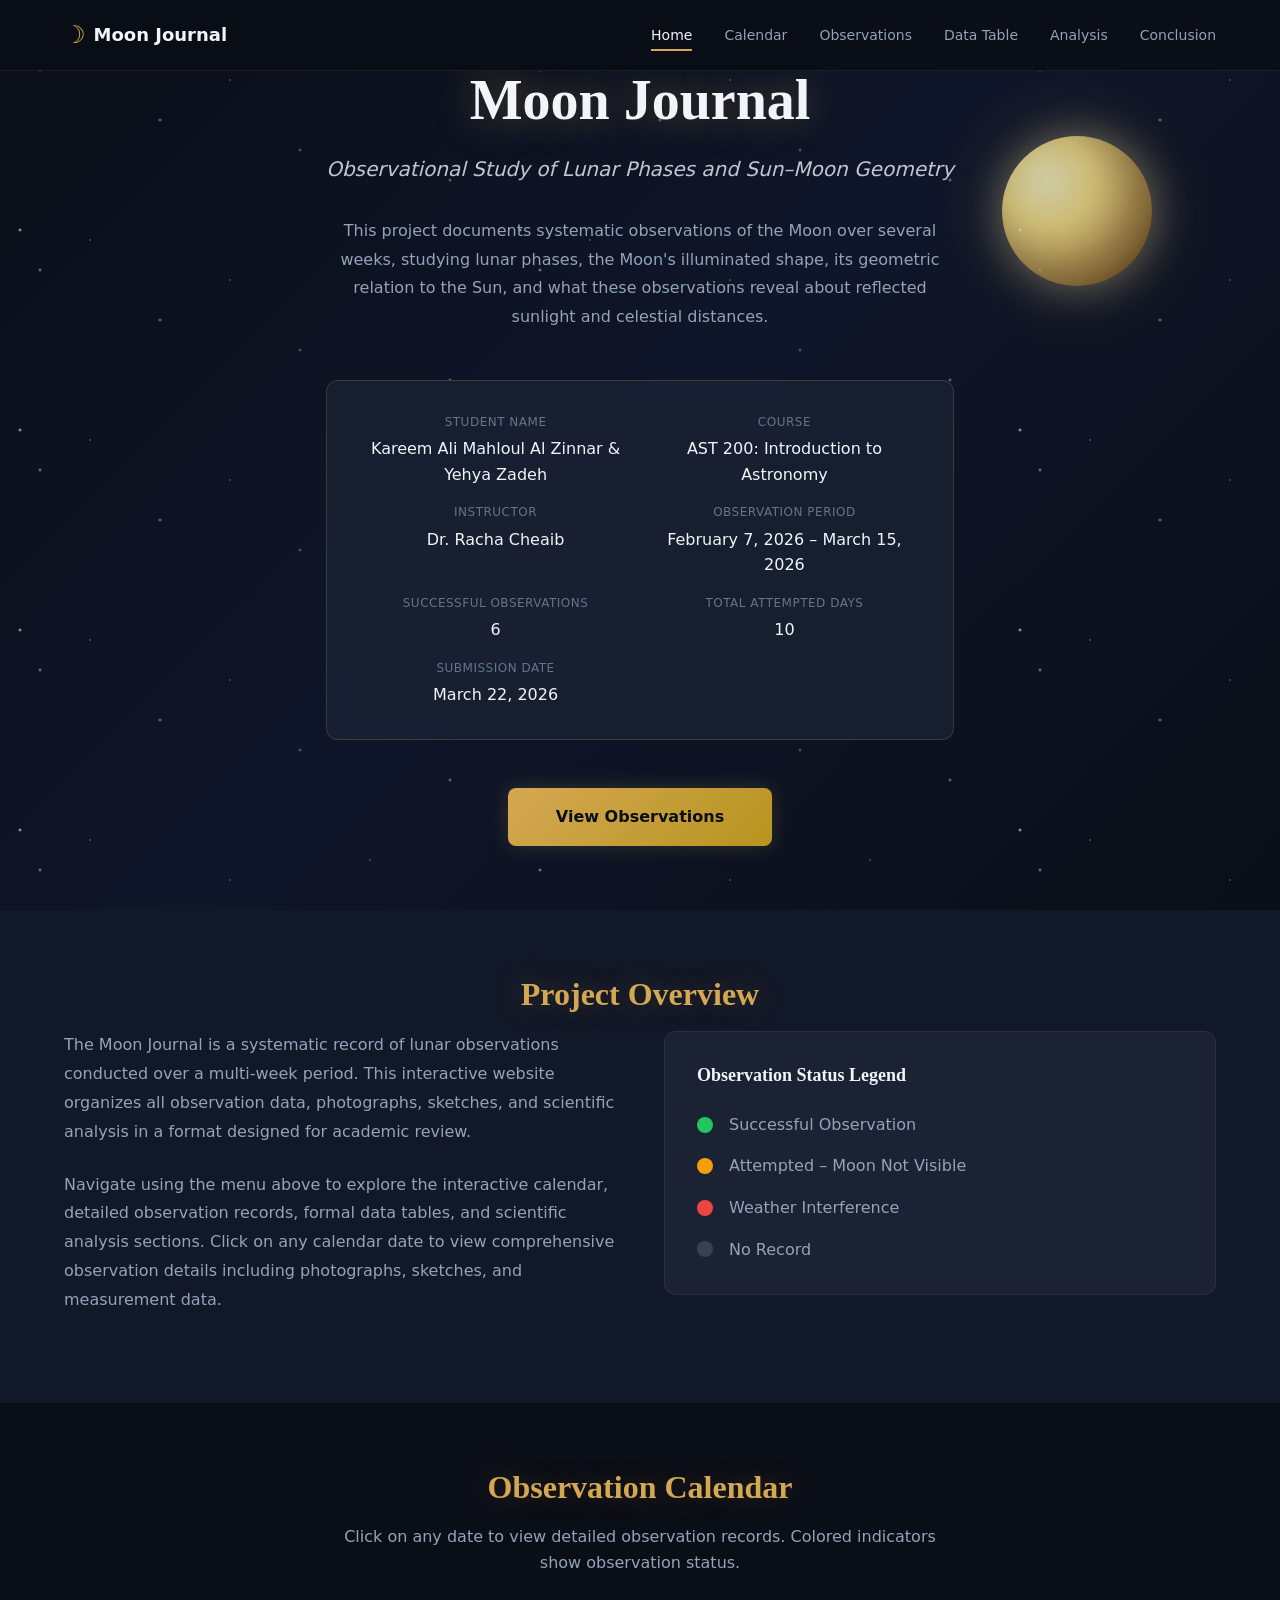
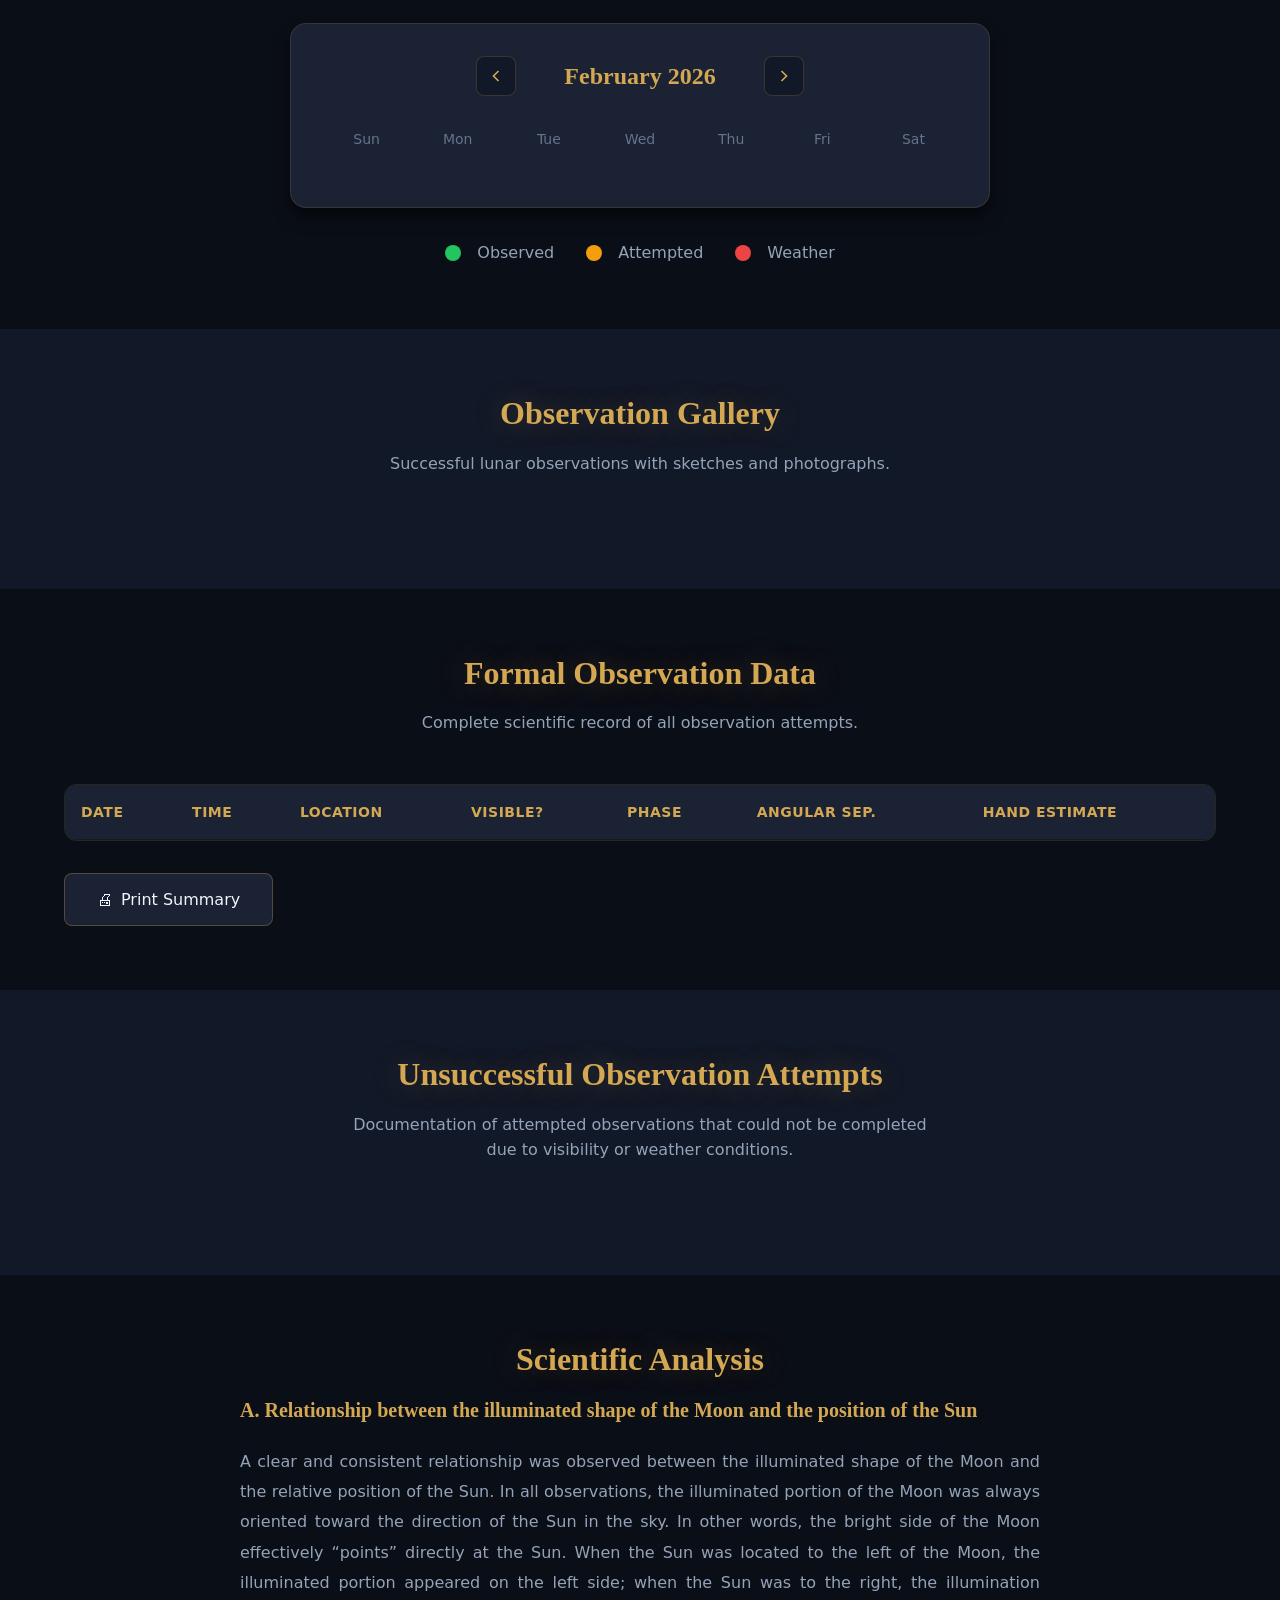
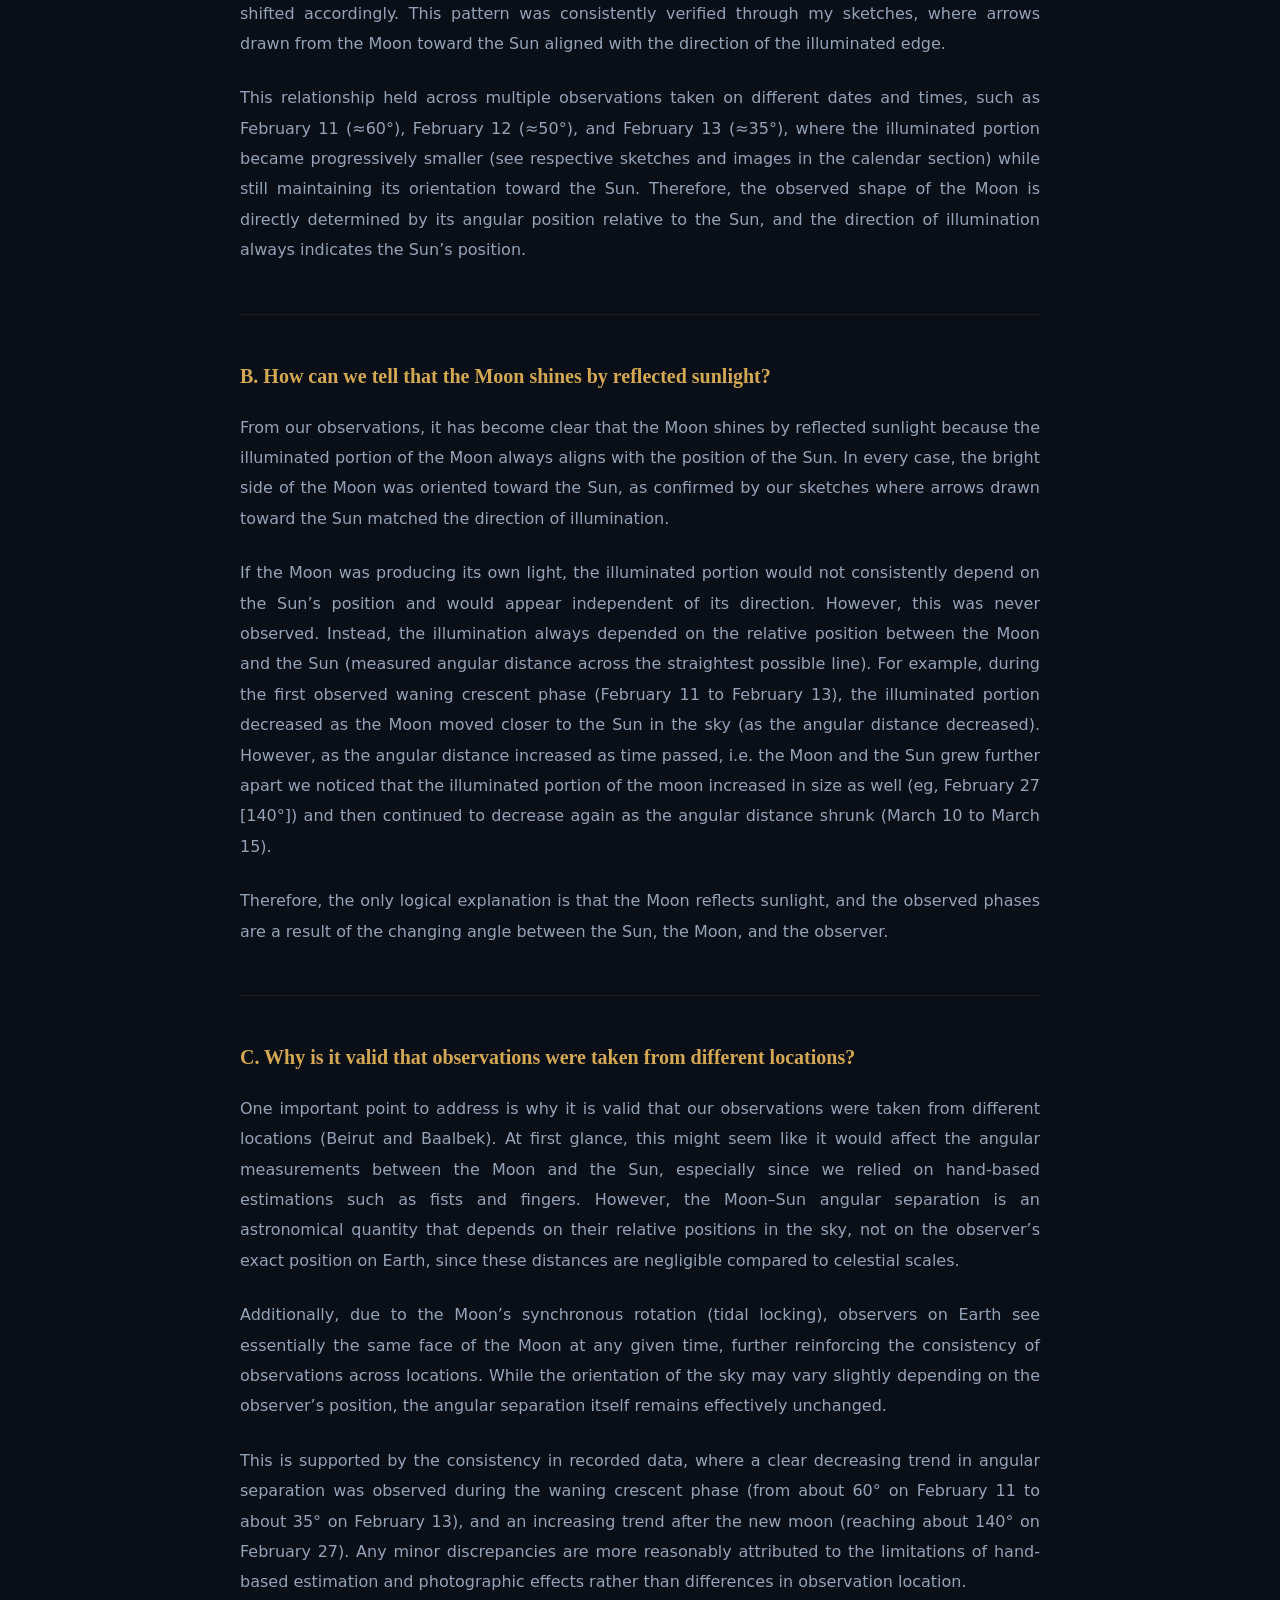
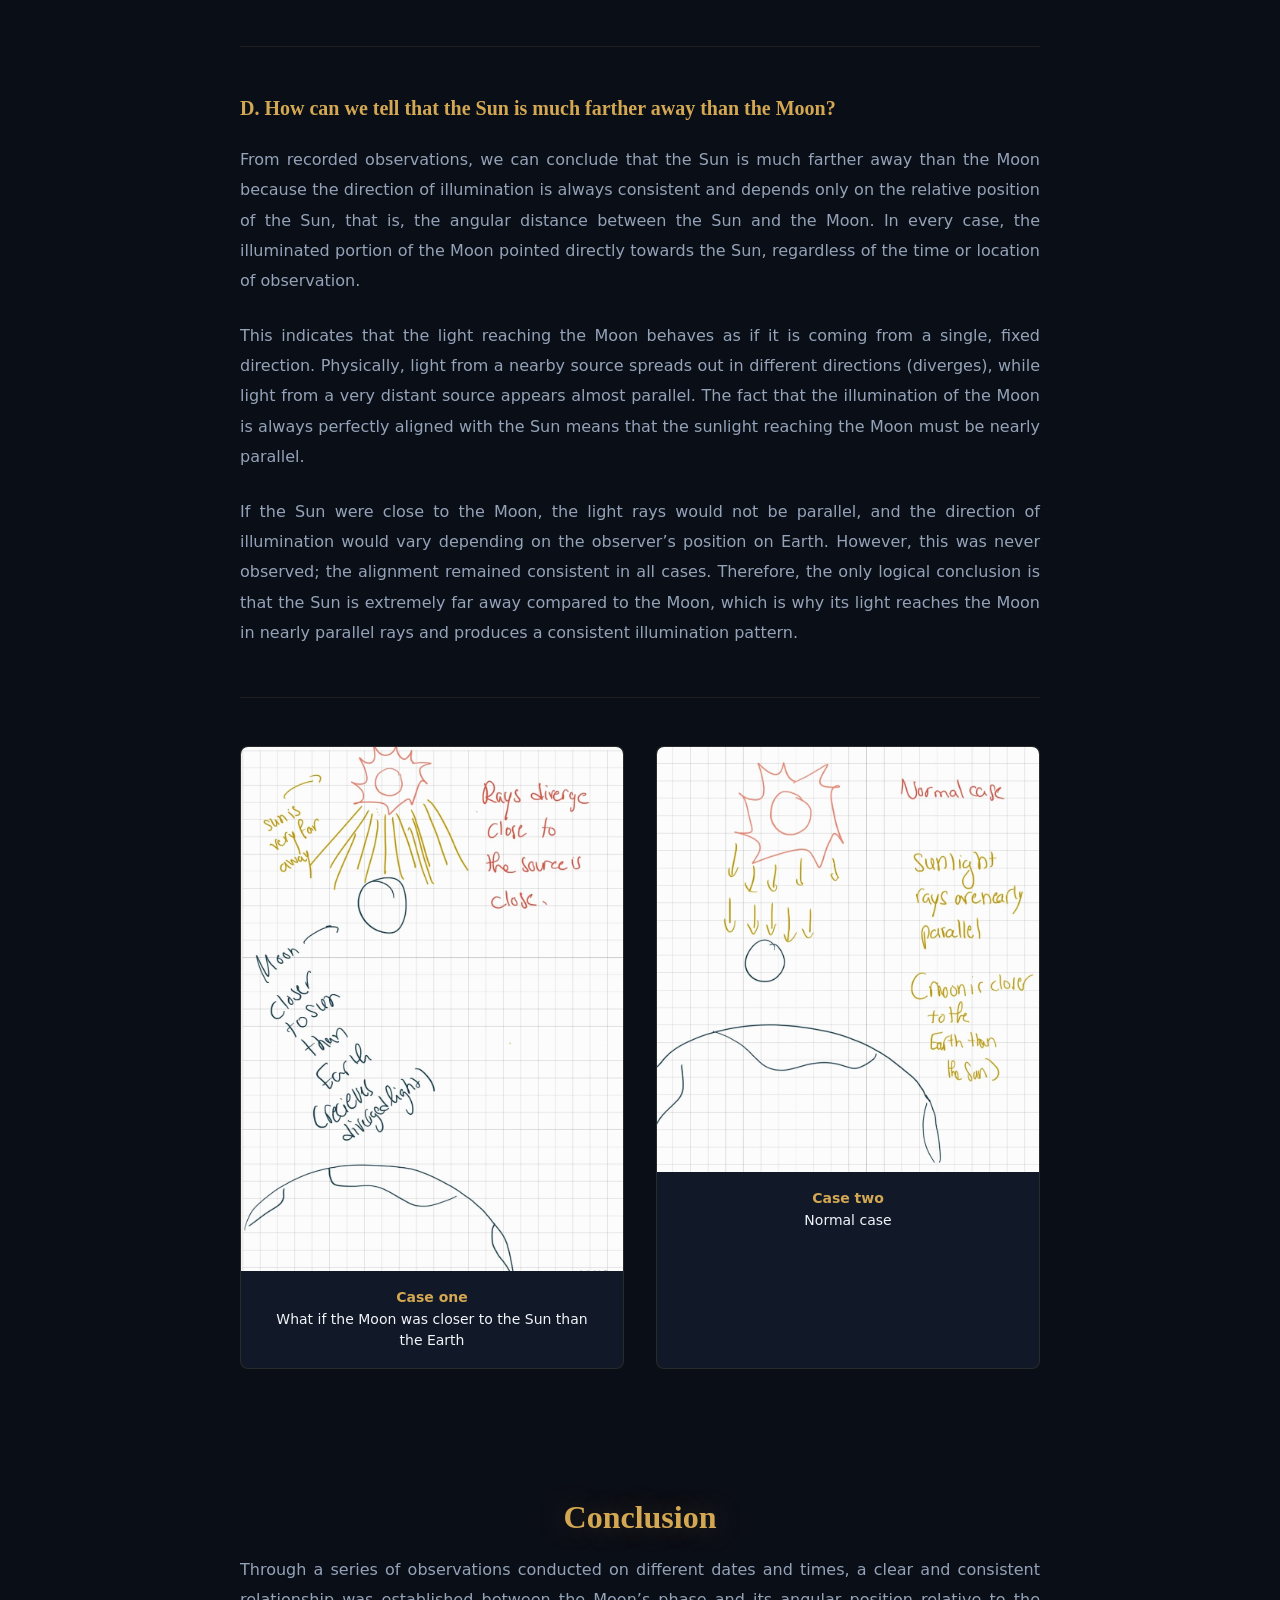
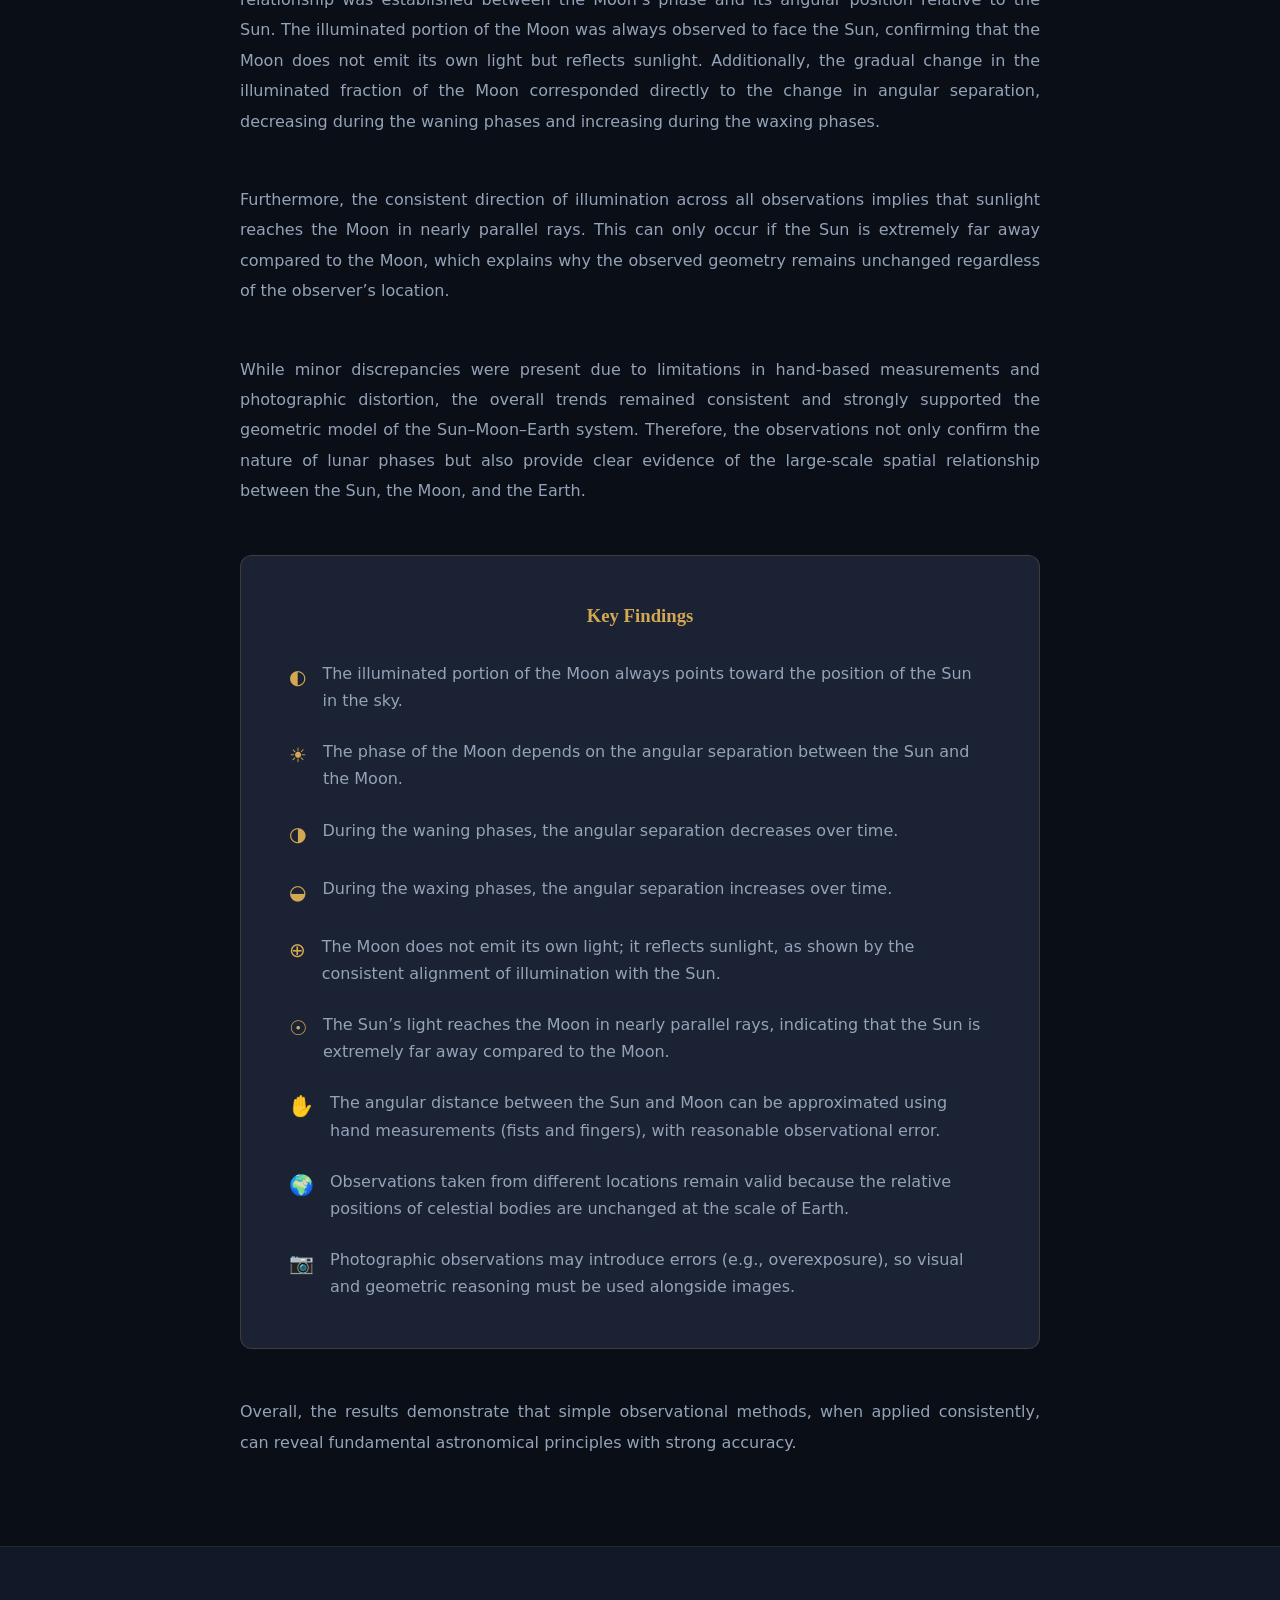
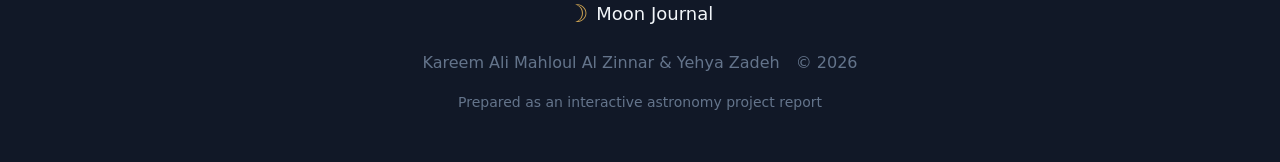
<file: index.html>
<!DOCTYPE html>
<html lang="en">

<head>
  <meta charset="UTF-8">
  <meta name="viewport" content="width=device-width, initial-scale=1.0">
  <title>Moon Journal | Lunar Observation Study</title>
  <link rel="stylesheet" href="styles.css">
</head>

<body>
  <!-- ========== NAVIGATION ========== -->
  <nav class="navbar" id="navbar">
    <div class="nav-container">
      <a href="#home" class="nav-logo">
        <span class="logo-icon">☽</span>
        <span class="logo-text">Moon Journal</span>
      </a>
      <button class="nav-toggle" id="navToggle" aria-label="Toggle navigation">
        <span></span>
        <span></span>
        <span></span>
      </button>
      <ul class="nav-links" id="navLinks">
        <li><a href="#home" class="nav-link active">Home</a></li>
        <li><a href="#calendar" class="nav-link">Calendar</a></li>
        <li><a href="#observations" class="nav-link">Observations</a></li>
        <li><a href="#data-table" class="nav-link">Data Table</a></li>
        <li><a href="#analysis" class="nav-link">Analysis</a></li>
        <li><a href="#conclusion" class="nav-link">Conclusion</a></li>
      </ul>
    </div>
  </nav>

  <!-- ========== HERO SECTION ========== -->
  <section id="home" class="hero">
    <div class="stars"></div>
    <div class="hero-content">
      <h1 class="hero-title">Moon Journal</h1>
      <p class="hero-subtitle">Observational Study of Lunar Phases and Sun–Moon Geometry</p>
      <p class="hero-intro">
        This project documents systematic observations of the Moon over several weeks,
        studying lunar phases, the Moon's illuminated shape, its geometric relation to the Sun,
        and what these observations reveal about reflected sunlight and celestial distances.
      </p>

      <div class="info-panel">
        <div class="info-item">
          <span class="info-label">Student Name</span>
          <span class="info-value">Kareem Ali Mahloul Al Zinnar & Yehya Zadeh</span>
        </div>
        <div class="info-item">
          <span class="info-label">Course</span>
          <span class="info-value">AST 200: Introduction to Astronomy</span>
        </div>
        <div class="info-item">
          <span class="info-label">Instructor</span>
          <span class="info-value">Dr. Racha Cheaib</span>
        </div>
        <div class="info-item">
          <span class="info-label">Observation Period</span>
          <span class="info-value">February 7, 2026 – March 15, 2026</span>
        </div>
        <div class="info-item">
          <span class="info-label">Successful Observations</span>
          <span class="info-value" id="successCount">6</span>
        </div>
        <div class="info-item">
          <span class="info-label">Total Attempted Days</span>
          <span class="info-value" id="attemptCount">10</span>
        </div>
        <div class="info-item">
          <span class="info-label">Submission Date</span>
          <span class="info-value">March 22, 2026</span>
        </div>
      </div>

      <a href="#calendar" class="hero-cta">View Observations</a>
    </div>
    <div class="hero-moon"></div>
  </section>

  <!-- ========== PROJECT OVERVIEW ========== -->
  <section id="overview" class="section overview">
    <div class="container">
      <h2 class="section-title">Project Overview</h2>
      <div class="overview-content">
        <div class="overview-text">
          <p>
            The Moon Journal is a systematic record of lunar observations conducted over a multi-week period.
            This interactive website organizes all observation data, photographs, sketches, and scientific analysis
            in a format designed for academic review.
          </p>
          <p>
            Navigate using the menu above to explore the interactive calendar, detailed observation records,
            formal data tables, and scientific analysis sections. Click on any calendar date to view
            comprehensive observation details including photographs, sketches, and measurement data.
          </p>
        </div>

        <div class="legend">
          <h3 class="legend-title">Observation Status Legend</h3>
          <div class="legend-items">
            <div class="legend-item">
              <span class="status-badge status-observed"></span>
              <span>Successful Observation</span>
            </div>
            <div class="legend-item">
              <span class="status-badge status-attempted"></span>
              <span>Attempted – Moon Not Visible</span>
            </div>
            <div class="legend-item">
              <span class="status-badge status-weather"></span>
              <span>Weather Interference</span>
            </div>
            <div class="legend-item">
              <span class="status-badge status-none"></span>
              <span>No Record</span>
            </div>
          </div>
        </div>
      </div>
    </div>
  </section>

  <!-- ========== CALENDAR SECTION ========== -->
  <section id="calendar" class="section calendar-section">
    <div class="container">
      <h2 class="section-title">Observation Calendar</h2>
      <p class="section-description">
        Click on any date to view detailed observation records. Colored indicators show observation status.
      </p>

      <div class="calendar-container">
        <div class="calendar-header">
          <button class="calendar-nav-btn" id="calendarPrev" aria-label="Previous month">
            <svg viewBox="0 0 24 24" fill="none" stroke="currentColor" stroke-width="2">
              <polyline points="15 18 9 12 15 6"></polyline>
            </svg>
          </button>
          <h3 class="calendar-month" id="calendarMonth">February 2026</h3>
          <button class="calendar-nav-btn" id="calendarNext" aria-label="Next month">
            <svg viewBox="0 0 24 24" fill="none" stroke="currentColor" stroke-width="2">
              <polyline points="9 18 15 12 9 6"></polyline>
            </svg>
          </button>
        </div>
        <div class="calendar-weekdays">
          <span>Sun</span>
          <span>Mon</span>
          <span>Tue</span>
          <span>Wed</span>
          <span>Thu</span>
          <span>Fri</span>
          <span>Sat</span>
        </div>
        <div class="calendar-grid" id="calendarGrid">
          <!-- Calendar days will be rendered by JavaScript -->
        </div>
      </div>

      <div class="calendar-legend">
        <div class="legend-item">
          <span class="status-badge status-observed"></span>
          <span>Observed</span>
        </div>
        <div class="legend-item">
          <span class="status-badge status-attempted"></span>
          <span>Attempted</span>
        </div>
        <div class="legend-item">
          <span class="status-badge status-weather"></span>
          <span>Weather</span>
        </div>
      </div>
    </div>
  </section>

  <!-- ========== OBSERVATION GALLERY ========== -->
  <section id="observations" class="section observations-section">
    <div class="container">
      <h2 class="section-title">Observation Gallery</h2>
      <p class="section-description">
        Successful lunar observations with sketches and photographs.
      </p>

      <div class="gallery-grid" id="galleryGrid">
        <!-- Gallery cards will be rendered by JavaScript -->
      </div>
    </div>
  </section>

  <!-- ========== DATA TABLE SECTION ========== -->
  <section id="data-table" class="section data-section">
    <div class="container">
      <h2 class="section-title">Formal Observation Data</h2>
      <p class="section-description">
        Complete scientific record of all observation attempts.
      </p>

      <div class="table-wrapper">
        <table class="data-table" id="dataTable">
          <thead>
            <tr>
              <th>Date</th>
              <th>Time</th>
              <th>Location</th>
              <th>Visible?</th>
              <th>Phase</th>
              <th>Angular Sep.</th>
              <th>Hand estimate</th>
            </tr>
          </thead>
          <tbody id="dataTableBody">
            <!-- Table rows will be rendered by JavaScript -->
          </tbody>
        </table>
      </div>

      <button class="print-btn" onclick="window.print()">
        <span class="print-icon">🖨</span>
        Print Summary
      </button>
    </div>
  </section>

  <!-- ========== MISSED OBSERVATIONS ========== -->
  <section id="missed" class="section missed-section">
    <div class="container">
      <h2 class="section-title">Unsuccessful Observation Attempts</h2>
      <p class="section-description">
        Documentation of attempted observations that could not be completed due to visibility or weather conditions.
      </p>

      <div class="missed-grid" id="missedGrid">
        <!-- Missed observation cards will be rendered by JavaScript -->
      </div>
    </div>
  </section>

  <!-- ========== ANALYSIS SECTION ========== -->
  <section id="analysis" class="section analysis-section">
    <div class="container">
      <h2 class="section-title">Scientific Analysis</h2>

      <article class="analysis-article">
        <section class="analysis-subsection">
          <h3>A. Relationship between the illuminated shape of the Moon and the position of the Sun</h3>
          <p>
            A clear and consistent relationship was observed between the illuminated shape of the Moon and the relative
            position of the Sun. In all observations, the illuminated portion of the Moon was always oriented toward the
            direction of the Sun in the sky. In other words, the bright side of the Moon effectively “points” directly
            at the Sun. When the Sun was located to the left of the Moon, the illuminated portion appeared on the left
            side; when the Sun was to the right, the illumination shifted accordingly. This pattern was consistently
            verified through my sketches, where arrows drawn from the Moon toward the Sun aligned with the direction of
            the illuminated edge.
          </p>
          <p>
            This relationship held across multiple observations taken on different dates and times, such as February 11
            (≈60°), February 12 (≈50°), and February 13 (≈35°), where the illuminated portion became progressively
            smaller (see respective sketches and images in the calendar section) while still maintaining its orientation
            toward the Sun. Therefore, the observed shape of the Moon is directly determined by its angular position
            relative to the Sun, and the direction of illumination always indicates the Sun’s position.
          </p>
        </section>

        <section class="analysis-subsection">
          <h3>B. How can we tell that the Moon shines by reflected sunlight?</h3>
          <p>
            From our observations, it has become clear that the Moon shines by reflected sunlight because the
            illuminated portion of the Moon always aligns with the position of the Sun. In every case, the bright side
            of the Moon was oriented toward the Sun, as confirmed by our sketches where arrows drawn toward the Sun
            matched the direction of illumination.
          </p>
          <p>
            If the Moon was producing its own light, the illuminated portion would not consistently depend on the Sun’s
            position and would appear independent of its direction. However, this was never observed. Instead, the
            illumination always depended on the relative position between the Moon and the Sun (measured angular
            distance across the straightest possible line). For example, during the first observed waning crescent phase
            (February 11 to February 13), the illuminated portion decreased as the Moon moved closer to the Sun in the
            sky (as the angular distance decreased). However, as the angular distance increased as time passed, i.e. the
            Moon and the Sun grew further apart we noticed that the illuminated portion of the moon increased in size as
            well (eg, February 27 [140°]) and then continued to decrease again as the angular distance shrunk (March 10
            to March 15).
          </p>
          <p>
            Therefore, the only logical explanation is that the Moon reflects sunlight, and the observed phases are a
            result of the changing angle between the Sun, the Moon, and the observer.
          </p>
        </section>

        <section class="analysis-subsection">
          <h3>C. Why is it valid that observations were taken from different locations?</h3>
          <p>
            One important point to address is why it is valid that our observations were taken from different locations
            (Beirut and Baalbek). At first glance, this might seem like it would affect the angular measurements between
            the Moon and the Sun, especially since we relied on hand-based estimations such as fists and fingers.
            However, the Moon–Sun angular separation is an astronomical quantity that depends on their relative
            positions in the sky, not on the observer’s exact position on Earth, since these distances are negligible
            compared to celestial scales.
          </p>
          <p>
            Additionally, due to the Moon’s synchronous rotation (tidal locking), observers on Earth see essentially the
            same face of the Moon at any given time, further reinforcing the consistency of observations across
            locations. While the orientation of the sky may vary slightly depending on the observer’s position, the
            angular separation itself remains effectively unchanged.
          </p>
          <p>
            This is supported by the consistency in recorded data, where a clear decreasing trend in angular separation
            was observed during the waning crescent phase (from about 60° on February 11 to about 35° on February 13),
            and an increasing trend after the new moon (reaching about 140° on February 27). Any minor discrepancies are
            more reasonably attributed to the limitations of hand-based estimation and photographic effects rather than
            differences in observation location.
          </p>
        </section>

        <section class="analysis-subsection">
          <h3>D. How can we tell that the Sun is much farther away than the Moon?</h3>
          <p>
            From recorded observations, we can conclude that the Sun is much farther away than the Moon because the
            direction of illumination is always consistent and depends only on the relative position of the Sun, that
            is, the angular distance between the Sun and the Moon. In every case, the illuminated portion of the Moon
            pointed directly towards the Sun, regardless of the time or location of observation.
          </p>
          <p>
            This indicates that the light reaching the Moon behaves as if it is coming from a single, fixed direction.
            Physically, light from a nearby source spreads out in different directions (diverges), while light from a
            very distant source appears almost parallel. The fact that the illumination of the Moon is always perfectly
            aligned with the Sun means that the sunlight reaching the Moon must be nearly parallel.
          </p>
          <p>
            If the Sun were close to the Moon, the light rays would not be parallel, and the direction of illumination
            would vary depending on the observer’s position on Earth. However, this was never observed; the alignment
            remained consistent in all cases. Therefore, the only logical conclusion is that the Sun is extremely far
            away compared to the Moon, which is why its light reaches the Moon in nearly parallel rays and produces a
            consistent illumination pattern.
          </p>
        </section>

        <div class="analysis-case-figures" aria-label="Supporting figures">
          <figure class="analysis-case-figure">
            <img src="images/case-1-.jpeg" alt="Case 1" loading="lazy" decoding="async">
            <figcaption class="analysis-case-caption">
              <span class="analysis-case-caption-title">Case one</span><br>
              <span class="analysis-case-caption-body">What if the Moon was closer to the Sun than the Earth</span>
            </figcaption>
          </figure>
          <figure class="analysis-case-figure">
            <img src="images/case-2-.jpeg" alt="Case 2" loading="lazy" decoding="async">
            <figcaption class="analysis-case-caption">
              <span class="analysis-case-caption-title">Case two</span><br>
              <span class="analysis-case-caption-body">Normal case</span>
            </figcaption>
          </figure>
        </div>
      </article>
    </div>
  </section>

  <!-- ========== GEOMETRY SECTION ========== -->
  <section id="geometry" class="section geometry-section">
    <div class="container">
      <h2 class="section-title">Moon-Sun Geometry</h2>
      <p class="section-description">
        Interactive visualization of lunar phases based on orbital geometry.
      </p>

      <div class="geometry-container">
        <div class="orbit-diagram" id="orbitDiagram">
          <!-- Sun rays -->
          <div class="sun-rays">
            <div class="ray"></div>
            <div class="ray"></div>
            <div class="ray"></div>
            <div class="ray"></div>
            <div class="ray"></div>
          </div>

          <!-- Sun -->
          <div class="sun" id="sun">
            <span class="body-label">Sun</span>
          </div>

          <!-- Earth -->
          <div class="earth" id="earth">
            <span class="body-label">Earth</span>
          </div>

          <!-- Moon orbit path -->
          <div class="moon-orbit" id="moonOrbit"></div>

          <!-- Moon -->
          <div class="moon-marker" id="moonMarker">
            <div class="moon-body">
              <div class="moon-dark"></div>
              <div class="moon-light" id="moonLight"></div>
            </div>
            <span class="body-label moon-label">Moon</span>
          </div>

          <!-- Sunlight direction arrow -->
          <div class="sunlight-arrow">
            <span>Sunlight Direction →</span>
          </div>
        </div>

        <div class="geometry-controls">
          <label for="phaseSlider" class="slider-label">Moon Orbital Position</label>
          <input type="range" id="phaseSlider" min="0" max="360" value="45" class="phase-slider">

          <div class="phase-display">
            <div class="current-phase">
              <span class="phase-label">Current Phase:</span>
              <span class="phase-name" id="phaseName">Waxing Crescent</span>
            </div>
            <div class="phase-angle">
              <span class="angle-label">Orbital Angle:</span>
              <span class="angle-value" id="angleValue">45°</span>
            </div>
          </div>

          <p class="geometry-explanation" id="geometryExplanation">
            The Moon is positioned between Earth and Sun. The illuminated hemisphere faces
            away from Earth, making the Moon nearly invisible (New Moon phase).
          </p>
        </div>
      </div>

      <div class="geometry-info">
        <h3>Understanding the Diagram</h3>
        <p>
          This diagram shows a top-down view of the Earth-Moon-Sun system (not to scale).
          Sunlight arrives from the right side of the diagram. As the Moon orbits Earth,
          different portions of its illuminated hemisphere become visible from Earth,
          creating the lunar phases we observe.
        </p>
        <ul class="geometry-list">
          <li><strong>New Moon (0°):</strong> Moon between Earth and Sun; dark side faces Earth</li>
          <li><strong>First Quarter (90°):</strong> Moon at right angle; right half illuminated</li>
          <li><strong>Full Moon (180°):</strong> Earth between Moon and Sun; fully illuminated</li>
          <li><strong>Last Quarter (270°):</strong> Moon at left angle; left half illuminated</li>
        </ul>
      </div>
    </div>
  </section>

  <!-- ========== CONCLUSION SECTION ========== -->
  <section id="conclusion" class="section conclusion-section">
    <div class="container">
      <h2 class="section-title">Conclusion</h2>

      <div class="conclusion-content">
        <p class="conclusion-text">
          Through a series of observations conducted on different dates and times, a clear and consistent
          relationship was established between the Moon&rsquo;s phase and its angular position relative to the Sun.
          The illuminated portion of the Moon was always observed to face the Sun, confirming that the Moon does
          not emit its own light but reflects sunlight. Additionally, the gradual change in the illuminated fraction
          of the Moon corresponded directly to the change in angular separation, decreasing during the waning phases
          and increasing during the waxing phases.
        </p>
        <p class="conclusion-text">
          Furthermore, the consistent direction of illumination across all observations implies that sunlight reaches
          the Moon in nearly parallel rays. This can only occur if the Sun is extremely far away compared to the Moon,
          which explains why the observed geometry remains unchanged regardless of the observer&rsquo;s location.
        </p>
        <p class="conclusion-text">
          While minor discrepancies were present due to limitations in hand-based measurements and photographic
          distortion, the overall trends remained consistent and strongly supported the geometric model of the
          Sun&ndash;Moon&ndash;Earth system. Therefore, the observations not only confirm the nature of lunar phases
          but also provide clear evidence of the large-scale spatial relationship between the Sun, the Moon, and the Earth.
        </p>

        <div class="key-findings">
          <h3>Key Findings</h3>
          <ul class="findings-list">
            <li>
              <span class="finding-icon">◐</span>
              <span>The illuminated portion of the Moon always points toward the position of the Sun in the sky.</span>
            </li>
            <li>
              <span class="finding-icon">☀</span>
              <span>The phase of the Moon depends on the angular separation between the Sun and the Moon.</span>
            </li>
            <li>
              <span class="finding-icon">◑</span>
              <span>During the waning phases, the angular separation decreases over time.</span>
            </li>
            <li>
              <span class="finding-icon">◒</span>
              <span>During the waxing phases, the angular separation increases over time.</span>
            </li>
            <li>
              <span class="finding-icon">⊕</span>
              <span>The Moon does not emit its own light; it reflects sunlight, as shown by the consistent alignment of
                illumination with the Sun.</span>
            </li>
            <li>
              <span class="finding-icon">☉</span>
              <span>The Sun&rsquo;s light reaches the Moon in nearly parallel rays, indicating that the Sun is extremely
                far away compared to the Moon.</span>
            </li>
            <li>
              <span class="finding-icon">✋</span>
              <span>The angular distance between the Sun and Moon can be approximated using hand measurements (fists and
                fingers), with reasonable observational error.</span>
            </li>
            <li>
              <span class="finding-icon">🌍</span>
              <span>Observations taken from different locations remain valid because the relative positions of celestial
                bodies are unchanged at the scale of Earth.</span>
            </li>
            <li>
              <span class="finding-icon">📷</span>
              <span>Photographic observations may introduce errors (e.g., overexposure), so visual and geometric reasoning
                must be used alongside images.</span>
            </li>
          </ul>
        </div>

        <p class="conclusion-final">
          Overall, the results demonstrate that simple observational methods, when applied consistently, can reveal
          fundamental astronomical principles with strong accuracy.
        </p>
      </div>
    </div>
  </section>

  <!-- ========== FOOTER ========== -->
  <footer class="footer">
    <div class="container">
      <div class="footer-content">
        <div class="footer-brand">
          <span class="footer-logo">☽</span>
          <span class="footer-title">Moon Journal</span>
        </div>
        <div class="footer-info">
          <p class="footer-student">Kareem Ali Mahloul Al Zinnar & Yehya Zadeh</p>
          <p class="footer-year">© 2026</p>
        </div>
        <p class="footer-note">Prepared as an interactive astronomy project report</p>
      </div>
    </div>
  </footer>

  

  <script src="script.js"></script>
</body>

</html>
</file>
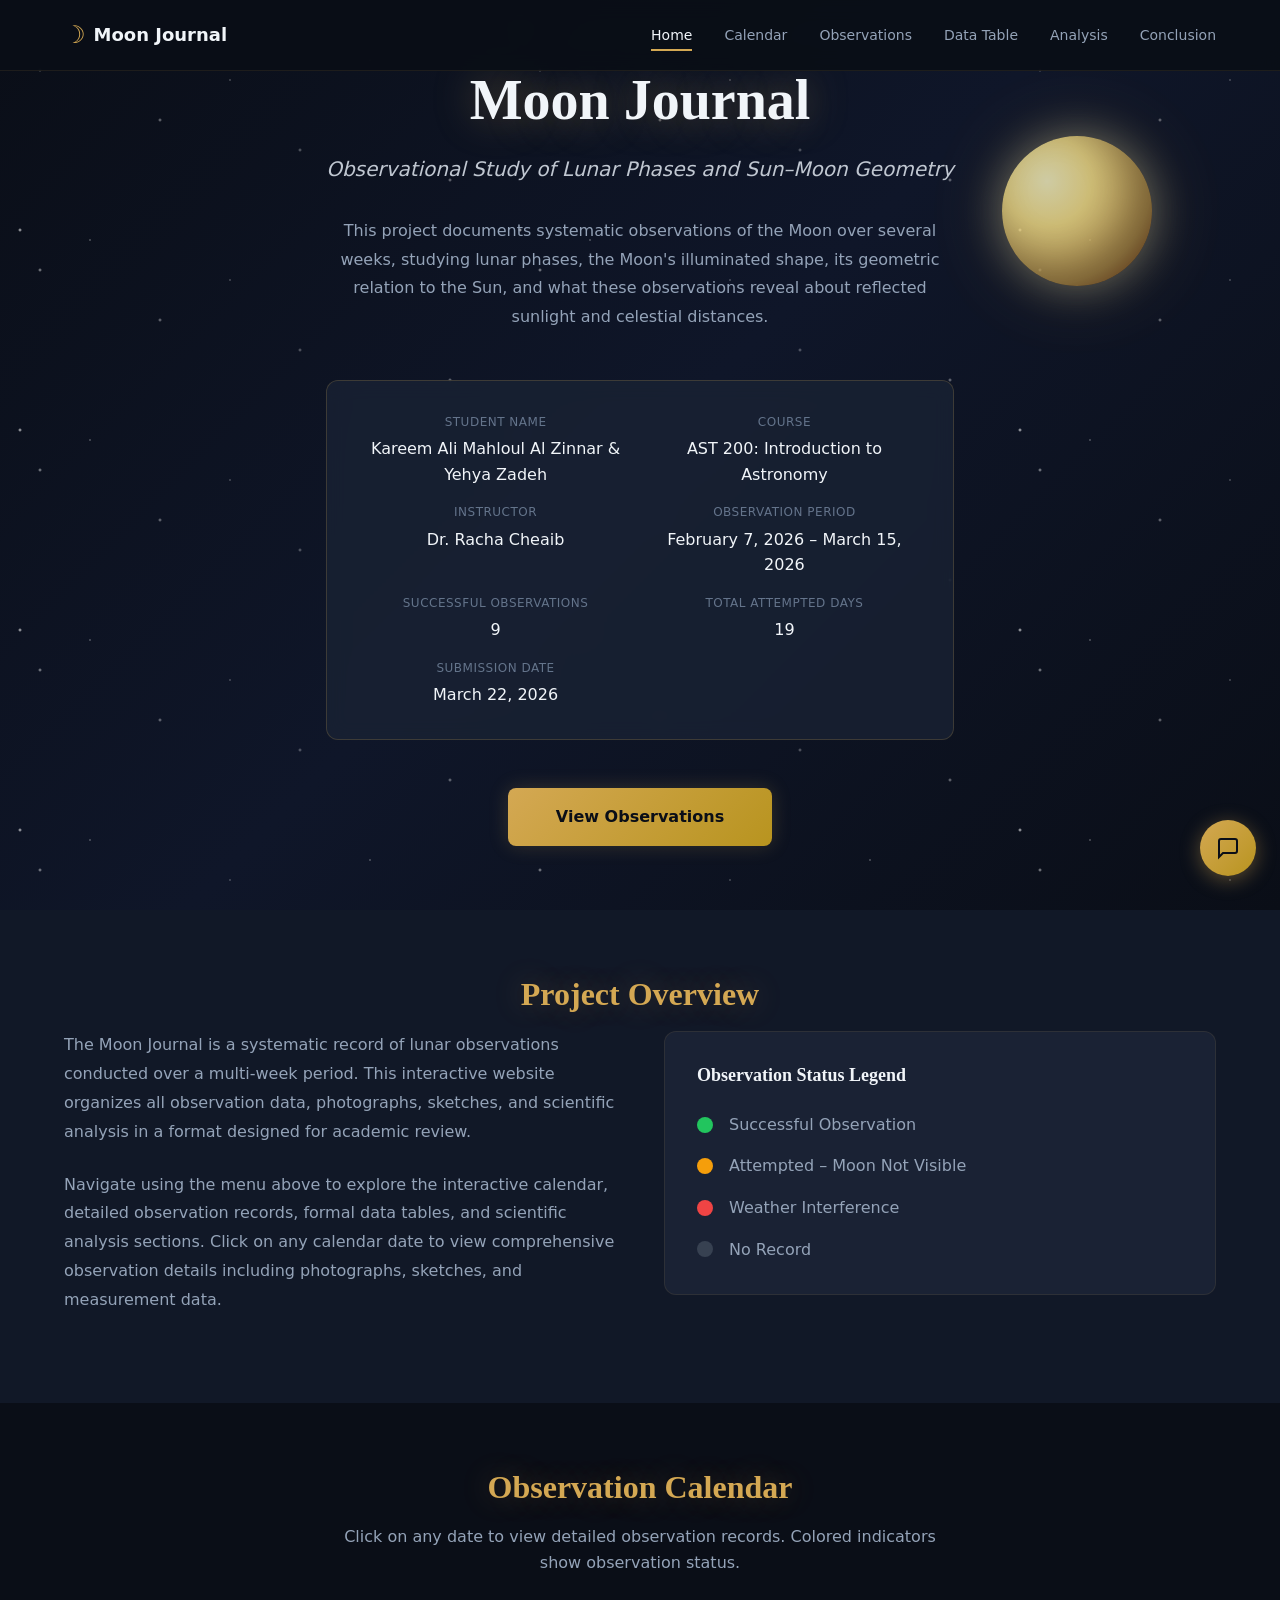
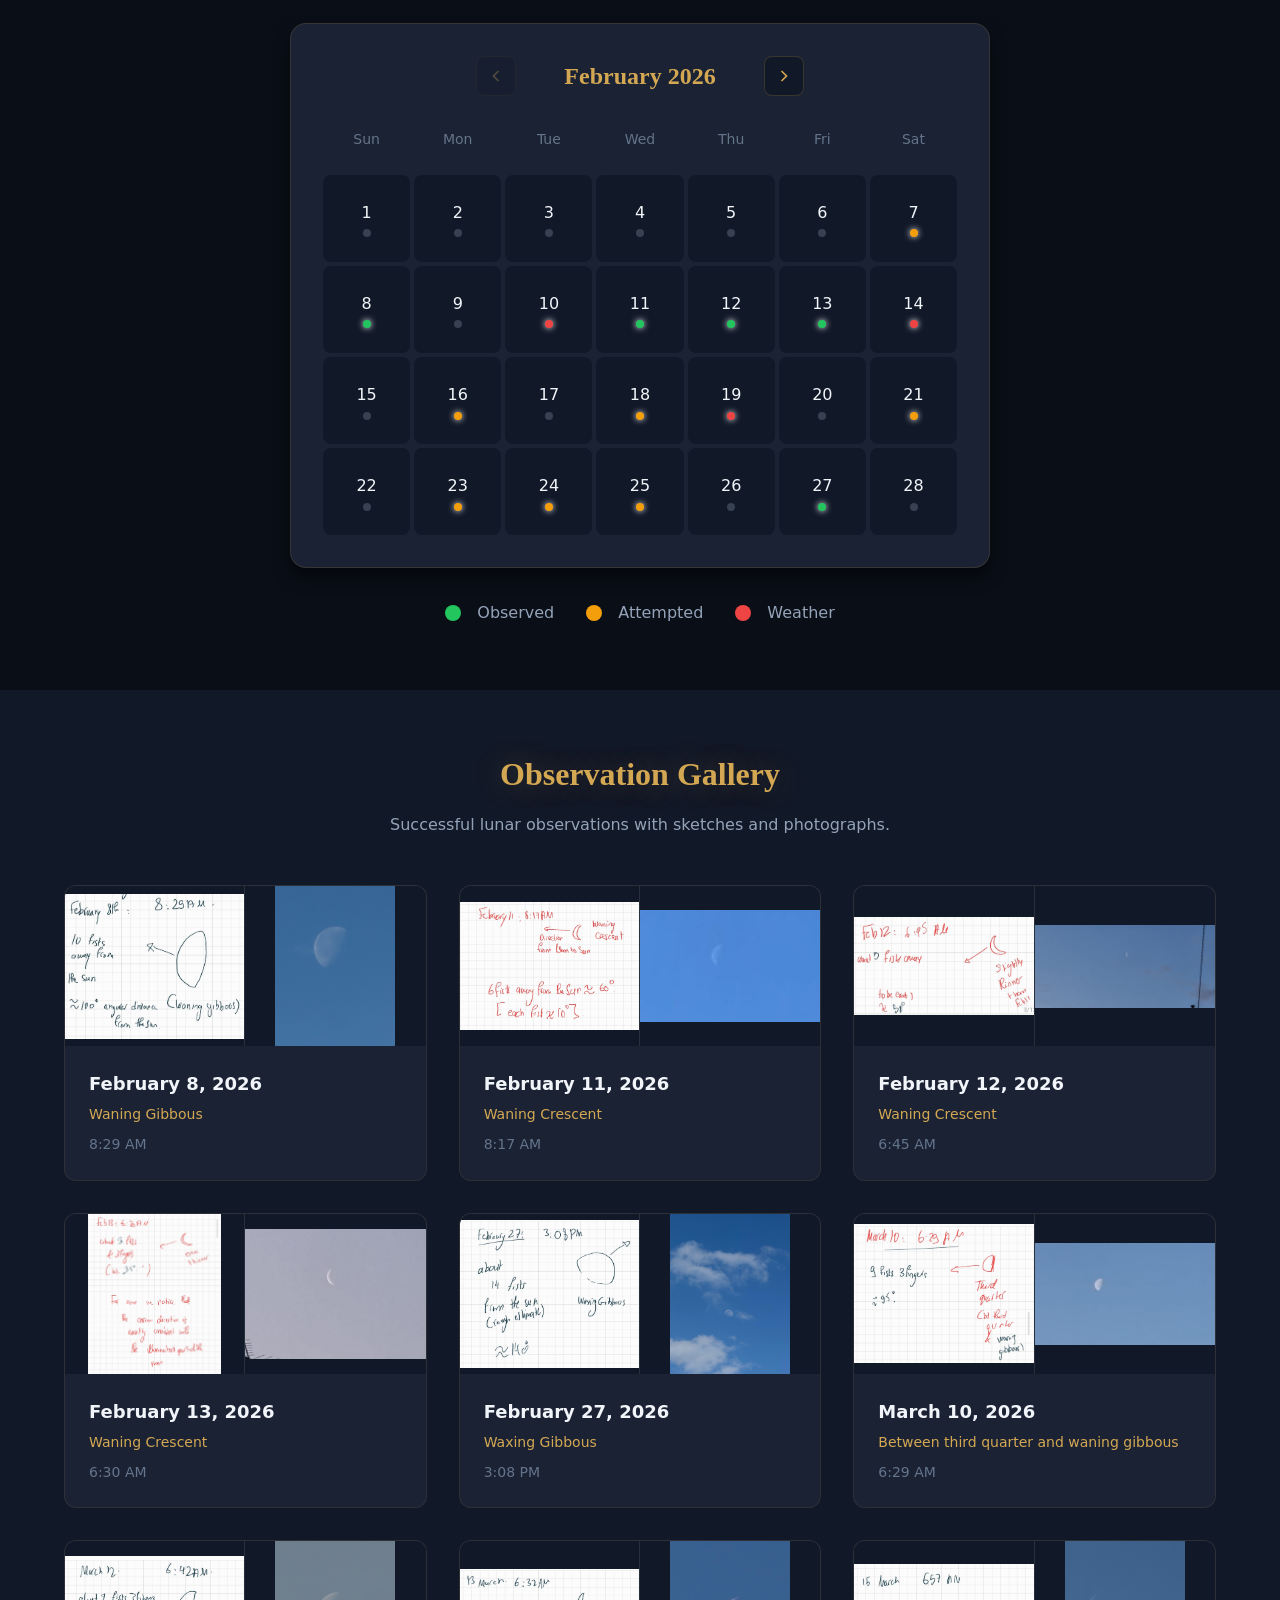
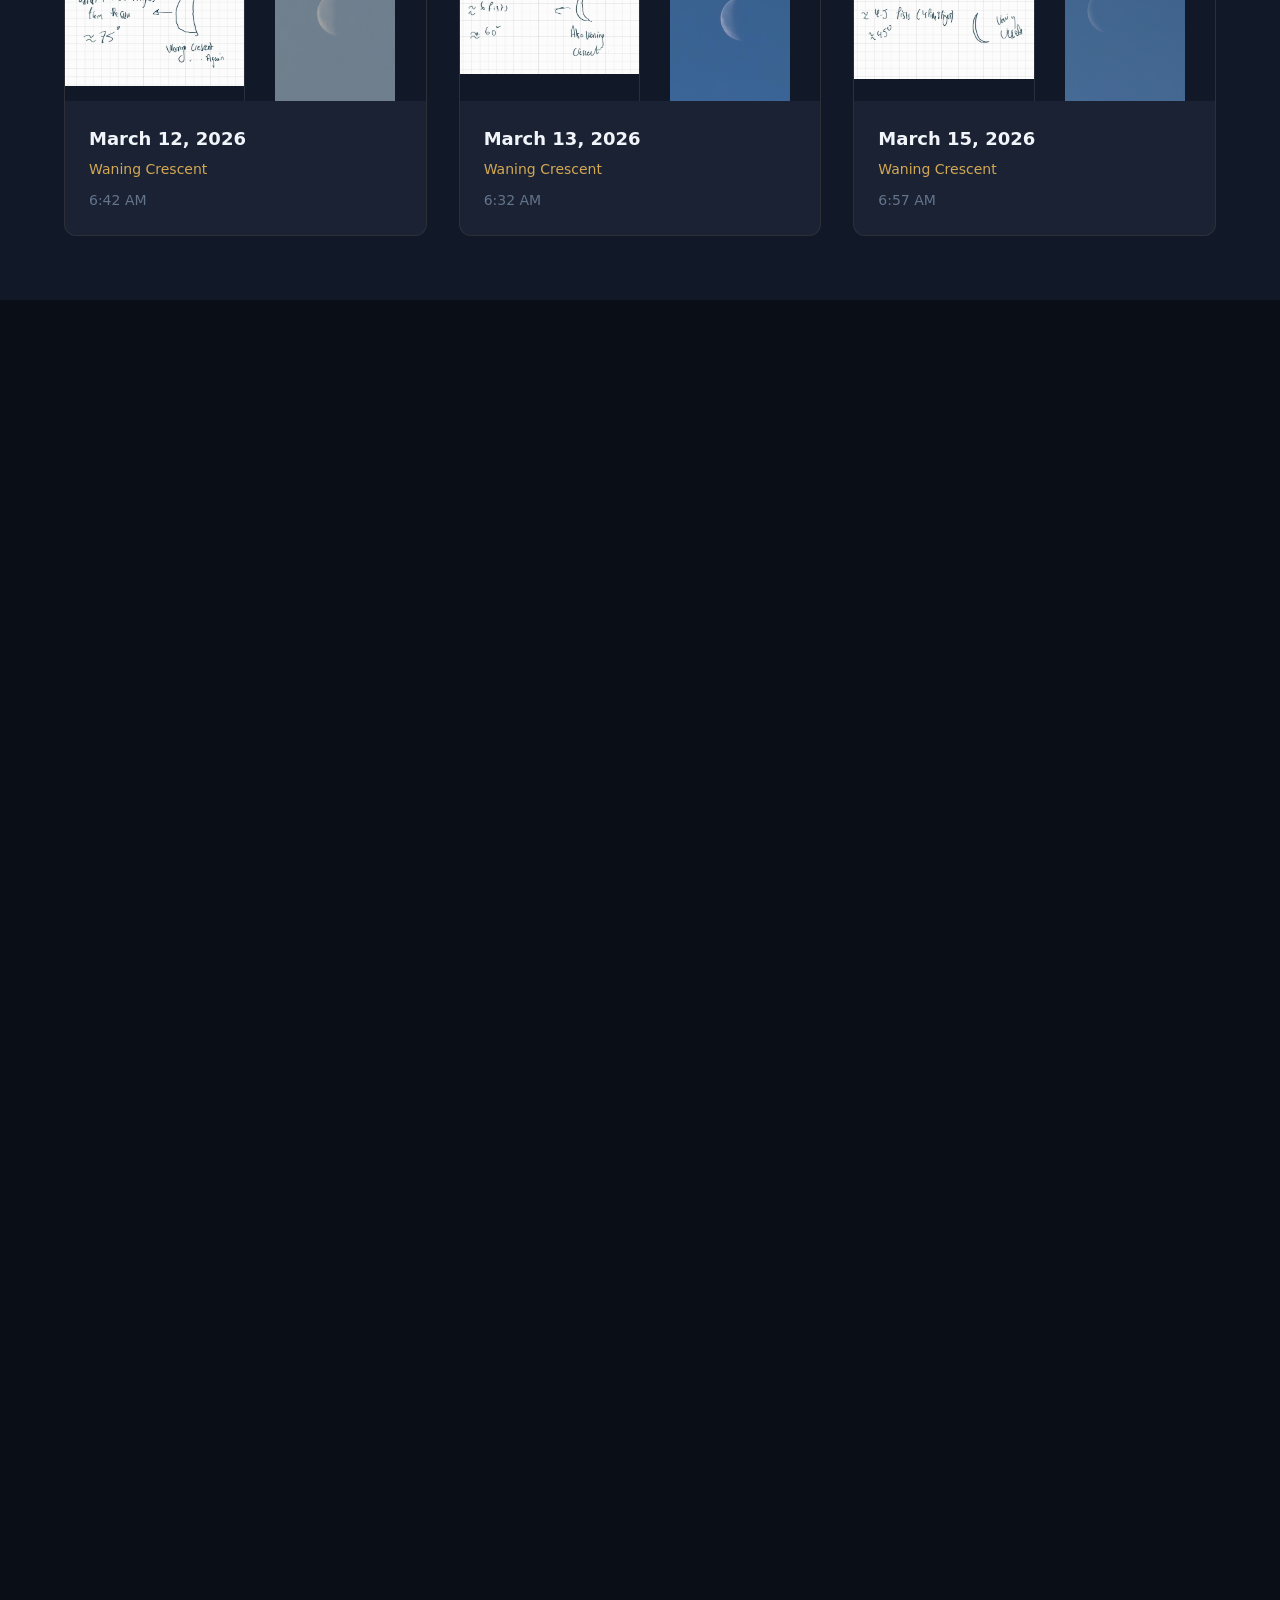
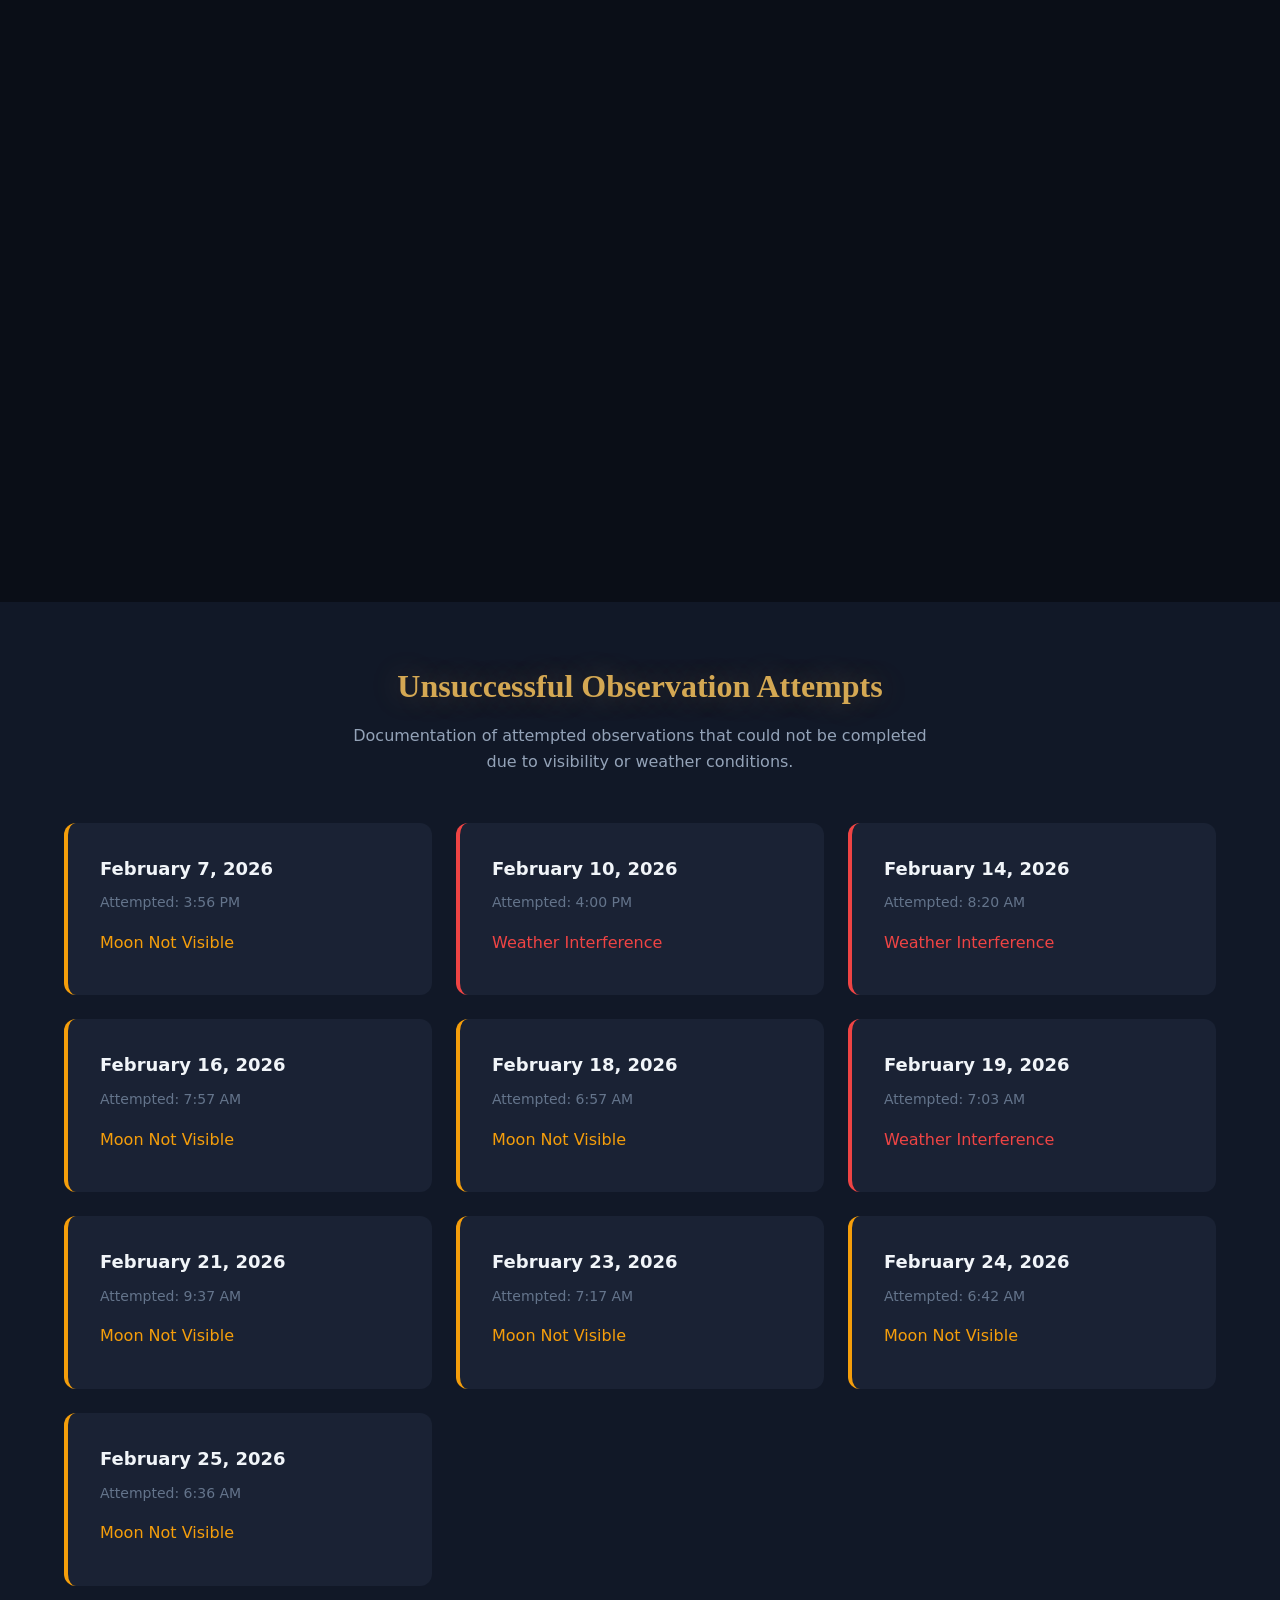
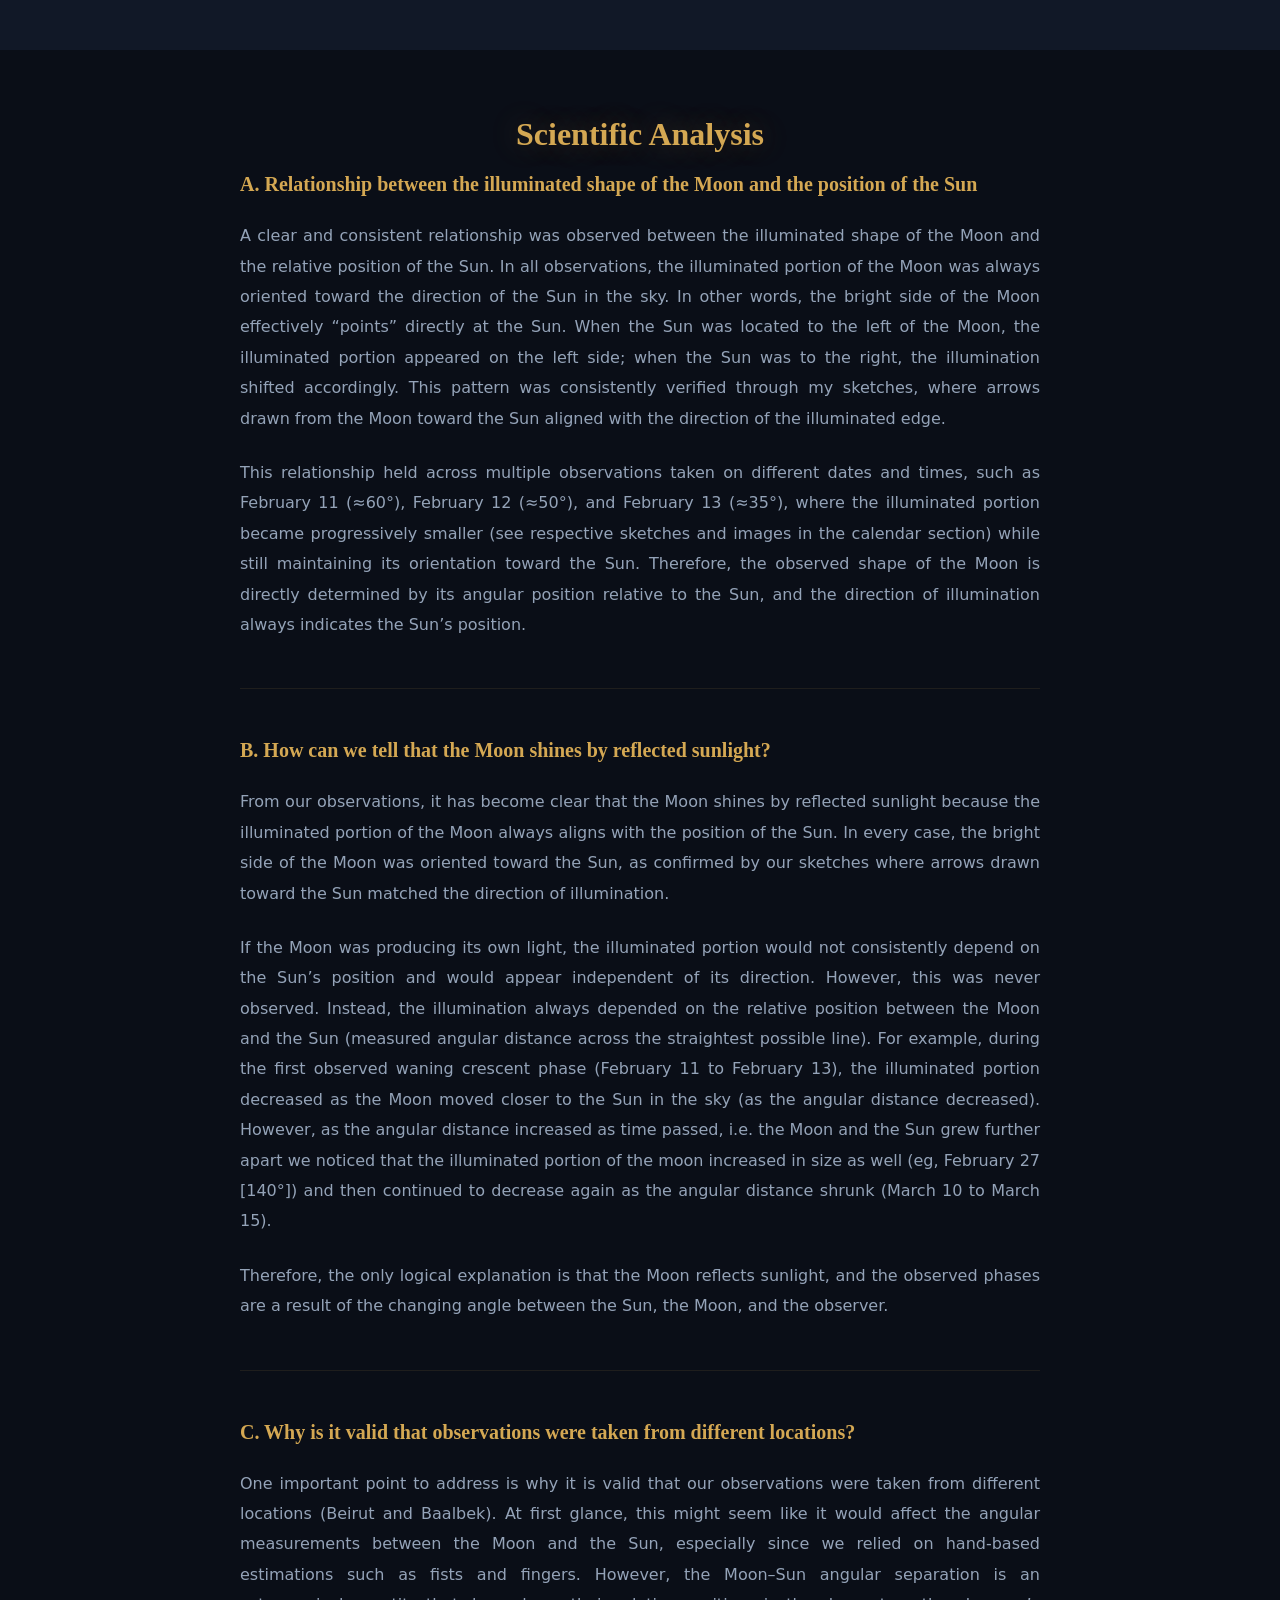
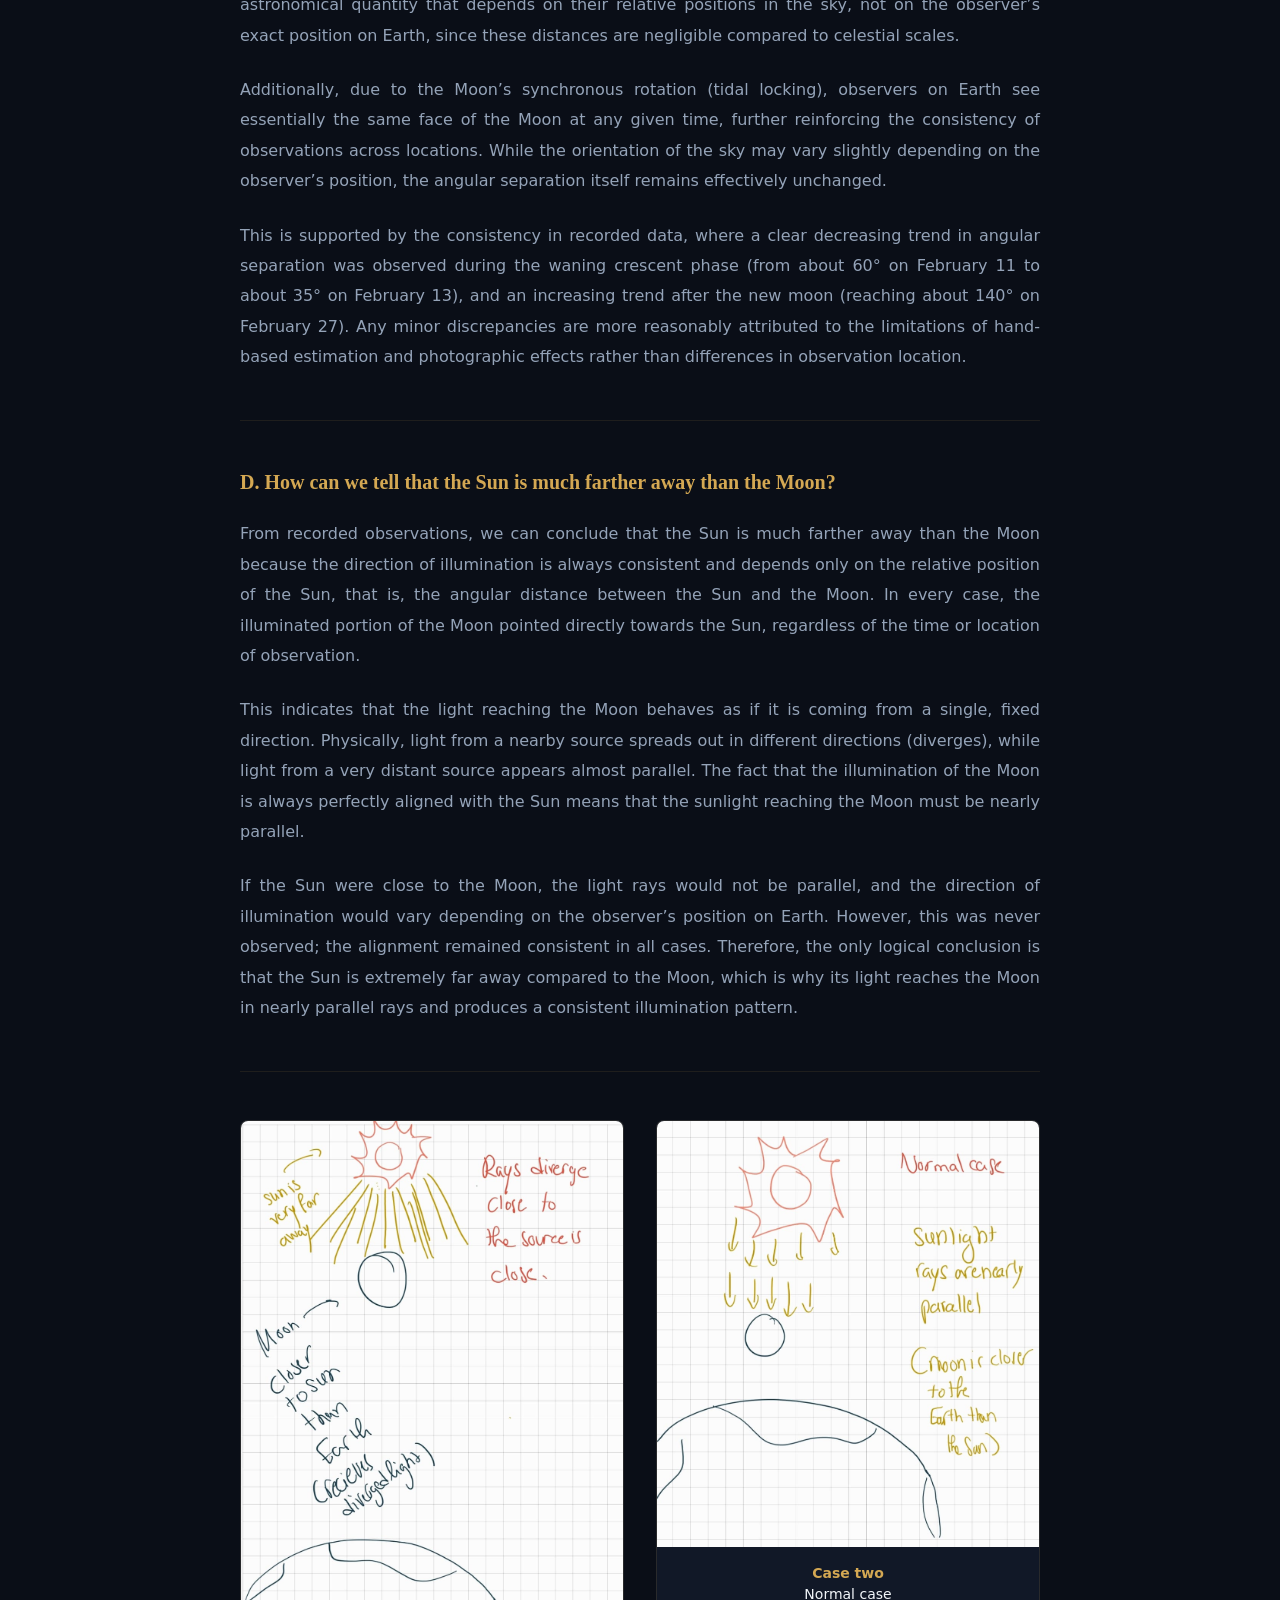
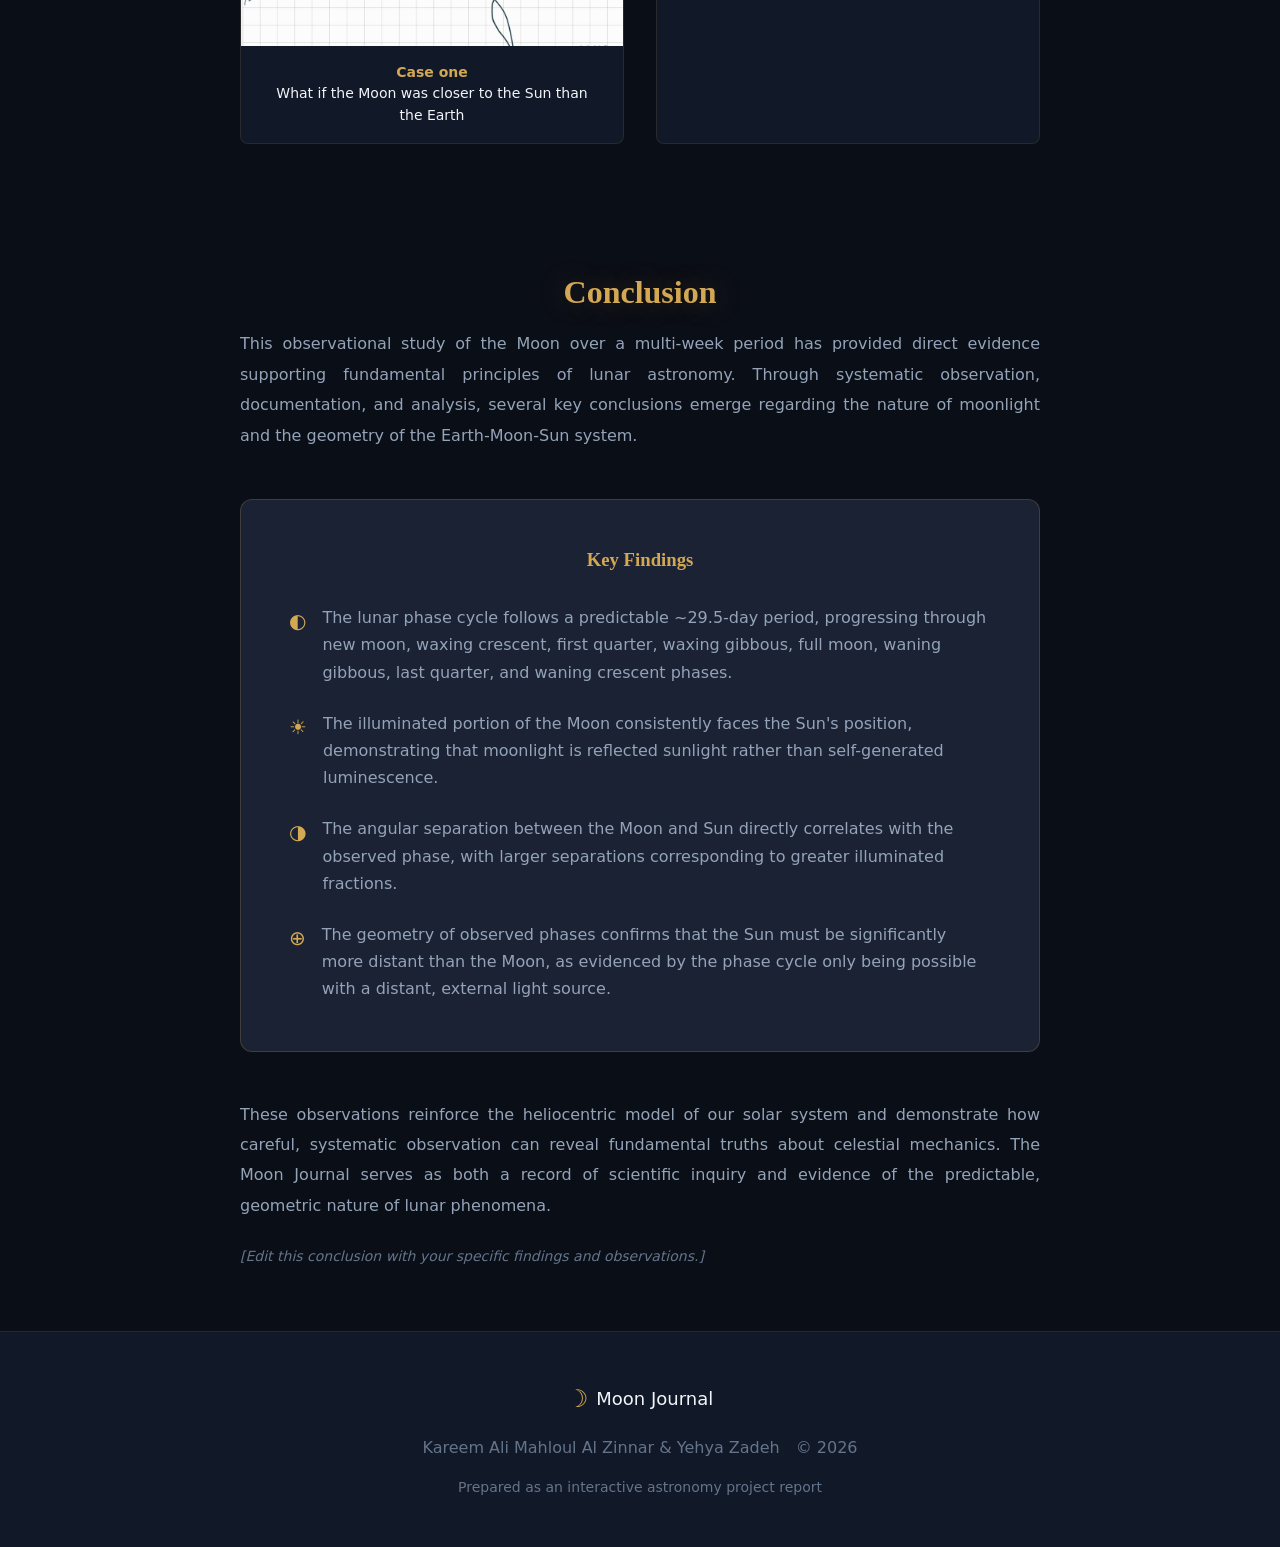
<file: public/index.html>
<!DOCTYPE html>
<html lang="en">

<head>
  <meta charset="UTF-8">
  <meta name="viewport" content="width=device-width, initial-scale=1.0">
  <title>Moon Journal | Lunar Observation Study</title>
  <link rel="stylesheet" href="styles.css">
</head>

<body>
  <!-- ========== NAVIGATION ========== -->
  <nav class="navbar" id="navbar">
    <div class="nav-container">
      <a href="#home" class="nav-logo">
        <span class="logo-icon">☽</span>
        <span class="logo-text">Moon Journal</span>
      </a>
      <button class="nav-toggle" id="navToggle" aria-label="Toggle navigation">
        <span></span>
        <span></span>
        <span></span>
      </button>
      <ul class="nav-links" id="navLinks">
        <li><a href="#home" class="nav-link active">Home</a></li>
        <li><a href="#calendar" class="nav-link">Calendar</a></li>
        <li><a href="#observations" class="nav-link">Observations</a></li>
        <li><a href="#data-table" class="nav-link">Data Table</a></li>
        <li><a href="#analysis" class="nav-link">Analysis</a></li>
        <li><a href="#conclusion" class="nav-link">Conclusion</a></li>
      </ul>
    </div>
  </nav>

  <!-- ========== HERO SECTION ========== -->
  <section id="home" class="hero">
    <div class="stars"></div>
    <div class="hero-content">
      <h1 class="hero-title">Moon Journal</h1>
      <p class="hero-subtitle">Observational Study of Lunar Phases and Sun–Moon Geometry</p>
      <p class="hero-intro">
        This project documents systematic observations of the Moon over several weeks,
        studying lunar phases, the Moon's illuminated shape, its geometric relation to the Sun,
        and what these observations reveal about reflected sunlight and celestial distances.
      </p>

      <div class="info-panel">
        <div class="info-item">
          <span class="info-label">Student Name</span>
          <span class="info-value">Kareem Ali Mahloul Al Zinnar & Yehya Zadeh</span>
        </div>
        <div class="info-item">
          <span class="info-label">Course</span>
          <span class="info-value">AST 200: Introduction to Astronomy</span>
        </div>
        <div class="info-item">
          <span class="info-label">Instructor</span>
          <span class="info-value">Dr. Racha Cheaib</span>
        </div>
        <div class="info-item">
          <span class="info-label">Observation Period</span>
          <span class="info-value">February 7, 2026 – March 15, 2026</span>
        </div>
        <div class="info-item">
          <span class="info-label">Successful Observations</span>
          <span class="info-value" id="successCount">6</span>
        </div>
        <div class="info-item">
          <span class="info-label">Total Attempted Days</span>
          <span class="info-value" id="attemptCount">10</span>
        </div>
        <div class="info-item">
          <span class="info-label">Submission Date</span>
          <span class="info-value">March 22, 2026</span>
        </div>
      </div>

      <a href="#calendar" class="hero-cta">View Observations</a>
    </div>
    <div class="hero-moon"></div>
  </section>

  <!-- ========== PROJECT OVERVIEW ========== -->
  <section id="overview" class="section overview">
    <div class="container">
      <h2 class="section-title">Project Overview</h2>
      <div class="overview-content">
        <div class="overview-text">
          <p>
            The Moon Journal is a systematic record of lunar observations conducted over a multi-week period.
            This interactive website organizes all observation data, photographs, sketches, and scientific analysis
            in a format designed for academic review.
          </p>
          <p>
            Navigate using the menu above to explore the interactive calendar, detailed observation records,
            formal data tables, and scientific analysis sections. Click on any calendar date to view
            comprehensive observation details including photographs, sketches, and measurement data.
          </p>
        </div>

        <div class="legend">
          <h3 class="legend-title">Observation Status Legend</h3>
          <div class="legend-items">
            <div class="legend-item">
              <span class="status-badge status-observed"></span>
              <span>Successful Observation</span>
            </div>
            <div class="legend-item">
              <span class="status-badge status-attempted"></span>
              <span>Attempted – Moon Not Visible</span>
            </div>
            <div class="legend-item">
              <span class="status-badge status-weather"></span>
              <span>Weather Interference</span>
            </div>
            <div class="legend-item">
              <span class="status-badge status-none"></span>
              <span>No Record</span>
            </div>
          </div>
        </div>
      </div>
    </div>
  </section>

  <!-- ========== CALENDAR SECTION ========== -->
  <section id="calendar" class="section calendar-section">
    <div class="container">
      <h2 class="section-title">Observation Calendar</h2>
      <p class="section-description">
        Click on any date to view detailed observation records. Colored indicators show observation status.
      </p>

      <div class="calendar-container">
        <div class="calendar-header">
          <button class="calendar-nav-btn" id="calendarPrev" aria-label="Previous month">
            <svg viewBox="0 0 24 24" fill="none" stroke="currentColor" stroke-width="2">
              <polyline points="15 18 9 12 15 6"></polyline>
            </svg>
          </button>
          <h3 class="calendar-month" id="calendarMonth">February 2026</h3>
          <button class="calendar-nav-btn" id="calendarNext" aria-label="Next month">
            <svg viewBox="0 0 24 24" fill="none" stroke="currentColor" stroke-width="2">
              <polyline points="9 18 15 12 9 6"></polyline>
            </svg>
          </button>
        </div>
        <div class="calendar-weekdays">
          <span>Sun</span>
          <span>Mon</span>
          <span>Tue</span>
          <span>Wed</span>
          <span>Thu</span>
          <span>Fri</span>
          <span>Sat</span>
        </div>
        <div class="calendar-grid" id="calendarGrid">
          <!-- Calendar days will be rendered by JavaScript -->
        </div>
      </div>

      <div class="calendar-legend">
        <div class="legend-item">
          <span class="status-badge status-observed"></span>
          <span>Observed</span>
        </div>
        <div class="legend-item">
          <span class="status-badge status-attempted"></span>
          <span>Attempted</span>
        </div>
        <div class="legend-item">
          <span class="status-badge status-weather"></span>
          <span>Weather</span>
        </div>
      </div>
    </div>
  </section>

  <!-- ========== OBSERVATION GALLERY ========== -->
  <section id="observations" class="section observations-section">
    <div class="container">
      <h2 class="section-title">Observation Gallery</h2>
      <p class="section-description">
        Successful lunar observations with sketches and photographs.
      </p>

      <div class="gallery-grid" id="galleryGrid">
        <!-- Gallery cards will be rendered by JavaScript -->
      </div>
    </div>
  </section>

  <!-- ========== DATA TABLE SECTION ========== -->
  <section id="data-table" class="section data-section">
    <div class="container">
      <h2 class="section-title">Formal Observation Data</h2>
      <p class="section-description">
        Complete scientific record of all observation attempts.
      </p>

      <div class="table-wrapper">
        <table class="data-table" id="dataTable">
          <thead>
            <tr>
              <th>Date</th>
              <th>Time</th>
              <th>Location</th>
              <th>Visible?</th>
              <th>Phase</th>
              <th>Angular Sep.</th>
              <th>Direction to Sun</th>
              <th>Notes</th>
            </tr>
          </thead>
          <tbody id="dataTableBody">
            <!-- Table rows will be rendered by JavaScript -->
          </tbody>
        </table>
      </div>

      <button class="print-btn" onclick="window.print()">
        <span class="print-icon">🖨</span>
        Print Summary
      </button>
    </div>
  </section>

  <!-- ========== MISSED OBSERVATIONS ========== -->
  <section id="missed" class="section missed-section">
    <div class="container">
      <h2 class="section-title">Unsuccessful Observation Attempts</h2>
      <p class="section-description">
        Documentation of attempted observations that could not be completed due to visibility or weather conditions.
      </p>

      <div class="missed-grid" id="missedGrid">
        <!-- Missed observation cards will be rendered by JavaScript -->
      </div>
    </div>
  </section>

  <!-- ========== ANALYSIS SECTION ========== -->
  <section id="analysis" class="section analysis-section">
    <div class="container">
      <h2 class="section-title">Scientific Analysis</h2>

      <article class="analysis-article">
        <section class="analysis-subsection">
          <h3>A. Relationship between the illuminated shape of the Moon and the position of the Sun</h3>
          <p>
            A clear and consistent relationship was observed between the illuminated shape of the Moon and the relative
            position of the Sun. In all observations, the illuminated portion of the Moon was always oriented toward the
            direction of the Sun in the sky. In other words, the bright side of the Moon effectively “points” directly
            at the Sun. When the Sun was located to the left of the Moon, the illuminated portion appeared on the left
            side; when the Sun was to the right, the illumination shifted accordingly. This pattern was consistently
            verified through my sketches, where arrows drawn from the Moon toward the Sun aligned with the direction of
            the illuminated edge.
          </p>
          <p>
            This relationship held across multiple observations taken on different dates and times, such as February 11
            (≈60°), February 12 (≈50°), and February 13 (≈35°), where the illuminated portion became progressively
            smaller (see respective sketches and images in the calendar section) while still maintaining its orientation
            toward the Sun. Therefore, the observed shape of the Moon is directly determined by its angular position
            relative to the Sun, and the direction of illumination always indicates the Sun’s position.
          </p>
        </section>

        <section class="analysis-subsection">
          <h3>B. How can we tell that the Moon shines by reflected sunlight?</h3>
          <p>
            From our observations, it has become clear that the Moon shines by reflected sunlight because the
            illuminated portion of the Moon always aligns with the position of the Sun. In every case, the bright side
            of the Moon was oriented toward the Sun, as confirmed by our sketches where arrows drawn toward the Sun
            matched the direction of illumination.
          </p>
          <p>
            If the Moon was producing its own light, the illuminated portion would not consistently depend on the Sun’s
            position and would appear independent of its direction. However, this was never observed. Instead, the
            illumination always depended on the relative position between the Moon and the Sun (measured angular
            distance across the straightest possible line). For example, during the first observed waning crescent phase
            (February 11 to February 13), the illuminated portion decreased as the Moon moved closer to the Sun in the
            sky (as the angular distance decreased). However, as the angular distance increased as time passed, i.e. the
            Moon and the Sun grew further apart we noticed that the illuminated portion of the moon increased in size as
            well (eg, February 27 [140°]) and then continued to decrease again as the angular distance shrunk (March 10
            to March 15).
          </p>
          <p>
            Therefore, the only logical explanation is that the Moon reflects sunlight, and the observed phases are a
            result of the changing angle between the Sun, the Moon, and the observer.
          </p>
        </section>

        <section class="analysis-subsection">
          <h3>C. Why is it valid that observations were taken from different locations?</h3>
          <p>
            One important point to address is why it is valid that our observations were taken from different locations
            (Beirut and Baalbek). At first glance, this might seem like it would affect the angular measurements between
            the Moon and the Sun, especially since we relied on hand-based estimations such as fists and fingers.
            However, the Moon–Sun angular separation is an astronomical quantity that depends on their relative
            positions in the sky, not on the observer’s exact position on Earth, since these distances are negligible
            compared to celestial scales.
          </p>
          <p>
            Additionally, due to the Moon’s synchronous rotation (tidal locking), observers on Earth see essentially the
            same face of the Moon at any given time, further reinforcing the consistency of observations across
            locations. While the orientation of the sky may vary slightly depending on the observer’s position, the
            angular separation itself remains effectively unchanged.
          </p>
          <p>
            This is supported by the consistency in recorded data, where a clear decreasing trend in angular separation
            was observed during the waning crescent phase (from about 60° on February 11 to about 35° on February 13),
            and an increasing trend after the new moon (reaching about 140° on February 27). Any minor discrepancies are
            more reasonably attributed to the limitations of hand-based estimation and photographic effects rather than
            differences in observation location.
          </p>
        </section>

        <section class="analysis-subsection">
          <h3>D. How can we tell that the Sun is much farther away than the Moon?</h3>
          <p>
            From recorded observations, we can conclude that the Sun is much farther away than the Moon because the
            direction of illumination is always consistent and depends only on the relative position of the Sun, that
            is, the angular distance between the Sun and the Moon. In every case, the illuminated portion of the Moon
            pointed directly towards the Sun, regardless of the time or location of observation.
          </p>
          <p>
            This indicates that the light reaching the Moon behaves as if it is coming from a single, fixed direction.
            Physically, light from a nearby source spreads out in different directions (diverges), while light from a
            very distant source appears almost parallel. The fact that the illumination of the Moon is always perfectly
            aligned with the Sun means that the sunlight reaching the Moon must be nearly parallel.
          </p>
          <p>
            If the Sun were close to the Moon, the light rays would not be parallel, and the direction of illumination
            would vary depending on the observer’s position on Earth. However, this was never observed; the alignment
            remained consistent in all cases. Therefore, the only logical conclusion is that the Sun is extremely far
            away compared to the Moon, which is why its light reaches the Moon in nearly parallel rays and produces a
            consistent illumination pattern.
          </p>
        </section>

        <div class="analysis-case-figures" aria-label="Supporting figures">
          <figure class="analysis-case-figure">
            <img src="../images/case-1-.jpeg" alt="Case 1" loading="lazy" decoding="async">
            <figcaption class="analysis-case-caption">
              <span class="analysis-case-caption-title">Case one</span><br>
              <span class="analysis-case-caption-body">What if the Moon was closer to the Sun than the Earth</span>
            </figcaption>
          </figure>
          <figure class="analysis-case-figure">
            <img src="../images/case-2-.jpeg" alt="Case 2" loading="lazy" decoding="async">
            <figcaption class="analysis-case-caption">
              <span class="analysis-case-caption-title">Case two</span><br>
              <span class="analysis-case-caption-body">Normal case</span>
            </figcaption>
          </figure>
        </div>
      </article>
    </div>
  </section>

  <!-- ========== GEOMETRY SECTION ========== -->
  <section id="geometry" class="section geometry-section">
    <div class="container">
      <h2 class="section-title">Moon-Sun Geometry</h2>
      <p class="section-description">
        Interactive visualization of lunar phases based on orbital geometry.
      </p>

      <div class="geometry-container">
        <div class="orbit-diagram" id="orbitDiagram">
          <!-- Sun rays -->
          <div class="sun-rays">
            <div class="ray"></div>
            <div class="ray"></div>
            <div class="ray"></div>
            <div class="ray"></div>
            <div class="ray"></div>
          </div>

          <!-- Sun -->
          <div class="sun" id="sun">
            <span class="body-label">Sun</span>
          </div>

          <!-- Earth -->
          <div class="earth" id="earth">
            <span class="body-label">Earth</span>
          </div>

          <!-- Moon orbit path -->
          <div class="moon-orbit" id="moonOrbit"></div>

          <!-- Moon -->
          <div class="moon-marker" id="moonMarker">
            <div class="moon-body">
              <div class="moon-dark"></div>
              <div class="moon-light" id="moonLight"></div>
            </div>
            <span class="body-label moon-label">Moon</span>
          </div>

          <!-- Sunlight direction arrow -->
          <div class="sunlight-arrow">
            <span>Sunlight Direction →</span>
          </div>
        </div>

        <div class="geometry-controls">
          <label for="phaseSlider" class="slider-label">Moon Orbital Position</label>
          <input type="range" id="phaseSlider" min="0" max="360" value="45" class="phase-slider">

          <div class="phase-display">
            <div class="current-phase">
              <span class="phase-label">Current Phase:</span>
              <span class="phase-name" id="phaseName">Waxing Crescent</span>
            </div>
            <div class="phase-angle">
              <span class="angle-label">Orbital Angle:</span>
              <span class="angle-value" id="angleValue">45°</span>
            </div>
          </div>

          <p class="geometry-explanation" id="geometryExplanation">
            The Moon is positioned between Earth and Sun. The illuminated hemisphere faces
            away from Earth, making the Moon nearly invisible (New Moon phase).
          </p>
        </div>
      </div>

      <div class="geometry-info">
        <h3>Understanding the Diagram</h3>
        <p>
          This diagram shows a top-down view of the Earth-Moon-Sun system (not to scale).
          Sunlight arrives from the right side of the diagram. As the Moon orbits Earth,
          different portions of its illuminated hemisphere become visible from Earth,
          creating the lunar phases we observe.
        </p>
        <ul class="geometry-list">
          <li><strong>New Moon (0°):</strong> Moon between Earth and Sun; dark side faces Earth</li>
          <li><strong>First Quarter (90°):</strong> Moon at right angle; right half illuminated</li>
          <li><strong>Full Moon (180°):</strong> Earth between Moon and Sun; fully illuminated</li>
          <li><strong>Last Quarter (270°):</strong> Moon at left angle; left half illuminated</li>
        </ul>
      </div>
    </div>
  </section>

  <!-- ========== CONCLUSION SECTION ========== -->
  <section id="conclusion" class="section conclusion-section">
    <div class="container">
      <h2 class="section-title">Conclusion</h2>

      <div class="conclusion-content">
        <p class="conclusion-text">
          This observational study of the Moon over a multi-week period has provided direct
          evidence supporting fundamental principles of lunar astronomy. Through systematic
          observation, documentation, and analysis, several key conclusions emerge regarding
          the nature of moonlight and the geometry of the Earth-Moon-Sun system.
        </p>

        <div class="key-findings">
          <h3>Key Findings</h3>
          <ul class="findings-list">
            <li>
              <span class="finding-icon">◐</span>
              <span>The lunar phase cycle follows a predictable ~29.5-day period, progressing through
                new moon, waxing crescent, first quarter, waxing gibbous, full moon, waning gibbous,
                last quarter, and waning crescent phases.</span>
            </li>
            <li>
              <span class="finding-icon">☀</span>
              <span>The illuminated portion of the Moon consistently faces the Sun's position,
                demonstrating that moonlight is reflected sunlight rather than self-generated
                luminescence.</span>
            </li>
            <li>
              <span class="finding-icon">◑</span>
              <span>The angular separation between the Moon and Sun directly correlates with the
                observed phase, with larger separations corresponding to greater illuminated fractions.</span>
            </li>
            <li>
              <span class="finding-icon">⊕</span>
              <span>The geometry of observed phases confirms that the Sun must be significantly
                more distant than the Moon, as evidenced by the phase cycle only being possible
                with a distant, external light source.</span>
            </li>
          </ul>
        </div>

        <p class="conclusion-final">
          These observations reinforce the heliocentric model of our solar system and
          demonstrate how careful, systematic observation can reveal fundamental truths
          about celestial mechanics. The Moon Journal serves as both a record of scientific
          inquiry and evidence of the predictable, geometric nature of lunar phenomena.
        </p>

        <p class="edit-note">
          [Edit this conclusion with your specific findings and observations.]
        </p>
      </div>
    </div>
  </section>

  <!-- ========== FOOTER ========== -->
  <footer class="footer">
    <div class="container">
      <div class="footer-content">
        <div class="footer-brand">
          <span class="footer-logo">☽</span>
          <span class="footer-title">Moon Journal</span>
        </div>
        <div class="footer-info">
          <p class="footer-student">Kareem Ali Mahloul Al Zinnar & Yehya Zadeh</p>
          <p class="footer-year">© 2026</p>
        </div>
        <p class="footer-note">Prepared as an interactive astronomy project report</p>
      </div>
    </div>
  </footer>

  <!-- ========== CHATBOT ========== -->
  <div class="chatbot-container" id="chatbotContainer">
    <button class="chatbot-toggle" id="chatbotToggle" aria-label="Open chat assistant">
      <svg class="chat-icon" viewBox="0 0 24 24" fill="none" stroke="currentColor" stroke-width="2">
        <path d="M21 15a2 2 0 0 1-2 2H7l-4 4V5a2 2 0 0 1 2-2h14a2 2 0 0 1 2 2z"></path>
      </svg>
      <svg class="close-icon" viewBox="0 0 24 24" fill="none" stroke="currentColor" stroke-width="2">
        <line x1="18" y1="6" x2="6" y2="18"></line>
        <line x1="6" y1="6" x2="18" y2="18"></line>
      </svg>
    </button>
    <div class="chatbot-window" id="chatbotWindow">
      <div class="chatbot-header">
        <div class="chatbot-title">
          <span class="chatbot-icon">☽</span>
          <span>Moon Journal Assistant</span>
        </div>
        <p class="chatbot-subtitle">Ask me anything about this project</p>
      </div>
      <div class="chatbot-messages" id="chatbotMessages">
        <div class="chat-message bot">
          <div class="message-content">
            Hello! I'm your Moon Journal assistant. I can answer any questions about lunar phases, the observations
            recorded here, the geometry of the Moon-Sun-Earth system, or anything else in this project. What would you
            like to know?
          </div>
        </div>
      </div>
      <form class="chatbot-input-form" id="chatbotForm">
        <input type="text" id="chatbotInput" placeholder="Ask about moon phases, observations..." autocomplete="off">
        <button type="submit" id="chatbotSend" aria-label="Send message">
          <svg viewBox="0 0 24 24" fill="none" stroke="currentColor" stroke-width="2">
            <line x1="22" y1="2" x2="11" y2="13"></line>
            <polygon points="22 2 15 22 11 13 2 9 22 2"></polygon>
          </svg>
        </button>
      </form>
    </div>
  </div>

  <!-- ========== MODAL ========== -->
  <div class="modal-overlay" id="modalOverlay">
    <div class="modal" id="modal" role="dialog" aria-modal="true" aria-labelledby="modalTitle">
      <button class="modal-close" id="modalClose" aria-label="Close modal">×</button>
      <div class="modal-content" id="modalContent">
        <!-- Modal content will be rendered by JavaScript -->
      </div>
    </div>
  </div>

  <script src="script.js"></script>
</body>

</html>
</file>
<file: styles.css>
/* ========================================
   MOON JOURNAL - STYLES
   ========================================
   
   Design System Variables:
   - Colors, spacing, typography, and effects
   - Edit these variables to customize the theme
   
======================================== */

:root {
  /* Color Palette */
  --color-bg-primary: #0a0e17;
  --color-bg-secondary: #111827;
  --color-bg-card: #1a2234;
  --color-bg-hover: #243049;
  
  --color-text-primary: #f1f5f9;
  --color-text-secondary: #94a3b8;
  --color-text-muted: #64748b;
  
  --color-accent-gold: #d4a853;
  --color-accent-silver: #c0c7d1;
  --color-accent-blue: #7dd3fc;
  
  --color-status-observed: #22c55e;
  --color-status-attempted: #f59e0b;
  --color-status-weather: #ef4444;
  --color-status-none: #374151;
  
  /* Spacing */
  --space-xs: 0.25rem;
  --space-sm: 0.5rem;
  --space-md: 1rem;
  --space-lg: 1.5rem;
  --space-xl: 2rem;
  --space-2xl: 3rem;
  --space-3xl: 4rem;
  
  /* Typography */
  --font-primary: 'Segoe UI', system-ui, -apple-system, sans-serif;
  --font-display: Georgia, 'Times New Roman', serif;
  
  --text-xs: 0.75rem;
  --text-sm: 0.875rem;
  --text-base: 1rem;
  --text-lg: 1.125rem;
  --text-xl: 1.25rem;
  --text-2xl: 1.5rem;
  --text-3xl: 2rem;
  --text-4xl: 2.5rem;
  --text-5xl: 3.5rem;
  
  /* Effects */
  --shadow-sm: 0 1px 2px rgba(0, 0, 0, 0.3);
  --shadow-md: 0 4px 6px rgba(0, 0, 0, 0.4);
  --shadow-lg: 0 10px 15px rgba(0, 0, 0, 0.5);
  --shadow-glow: 0 0 20px rgba(212, 168, 83, 0.2);
  
  --radius-sm: 4px;
  --radius-md: 8px;
  --radius-lg: 12px;
  --radius-xl: 16px;
  --radius-full: 50%;
  
  --transition-fast: 150ms ease;
  --transition-base: 250ms ease;
  --transition-slow: 400ms ease;
}

/* ========================================
   RESET & BASE STYLES
======================================== */

*, *::before, *::after {
  box-sizing: border-box;
  margin: 0;
  padding: 0;
}

html {
  scroll-behavior: smooth;
  scroll-padding-top: 80px;
}

body {
  font-family: var(--font-primary);
  font-size: var(--text-base);
  line-height: 1.6;
  color: var(--color-text-primary);
  background-color: var(--color-bg-primary);
  min-height: 100vh;
  overflow-x: hidden;
}

h1, h2, h3, h4, h5, h6 {
  font-family: var(--font-display);
  line-height: 1.3;
  color: var(--color-text-primary);
}

a {
  color: var(--color-accent-blue);
  text-decoration: none;
  transition: color var(--transition-fast);
}

a:hover {
  color: var(--color-accent-gold);
}

img {
  max-width: 100%;
  height: auto;
}

button {
  cursor: pointer;
  font-family: inherit;
  border: none;
  background: none;
}

/* ========================================
   UTILITY CLASSES
======================================== */

.container {
  width: 100%;
  max-width: 1200px;
  margin: 0 auto;
  padding: 0 var(--space-lg);
}

.section {
  padding: var(--space-3xl) 0;
}

.section-title {
  font-size: var(--text-3xl);
  text-align: center;
  margin-bottom: var(--space-md);
  color: var(--color-accent-gold);
  text-shadow: 0 0 30px rgba(212, 168, 83, 0.3);
}

.section-description {
  text-align: center;
  color: var(--color-text-secondary);
  max-width: 600px;
  margin: 0 auto var(--space-2xl);
}

/* ========================================
   NAVIGATION
======================================== */

.navbar {
  position: fixed;
  top: 0;
  left: 0;
  right: 0;
  z-index: 1000;
  background: rgba(10, 14, 23, 0.95);
  backdrop-filter: blur(10px);
  border-bottom: 1px solid rgba(212, 168, 83, 0.1);
  transition: background var(--transition-base);
}

.nav-container {
  display: flex;
  justify-content: space-between;
  align-items: center;
  max-width: 1200px;
  margin: 0 auto;
  padding: var(--space-md) var(--space-lg);
}

.nav-logo {
  display: flex;
  align-items: center;
  gap: var(--space-sm);
  color: var(--color-text-primary);
  font-size: var(--text-lg);
  font-weight: 600;
}

.logo-icon {
  font-size: var(--text-2xl);
  color: var(--color-accent-gold);
}

.nav-toggle {
  display: none;
  flex-direction: column;
  gap: 4px;
  padding: var(--space-sm);
}

.nav-toggle span {
  display: block;
  width: 24px;
  height: 2px;
  background: var(--color-text-primary);
  transition: transform var(--transition-fast);
}

.nav-links {
  display: flex;
  list-style: none;
  gap: var(--space-xl);
}

.nav-link {
  color: var(--color-text-secondary);
  font-size: var(--text-sm);
  padding: var(--space-sm) 0;
  position: relative;
  transition: color var(--transition-fast);
}

.nav-link::after {
  content: '';
  position: absolute;
  bottom: 0;
  left: 0;
  width: 0;
  height: 2px;
  background: var(--color-accent-gold);
  transition: width var(--transition-base);
}

.nav-link:hover,
.nav-link.active {
  color: var(--color-text-primary);
}

.nav-link.active::after,
.nav-link:hover::after {
  width: 100%;
}

/* Mobile Navigation */
@media (max-width: 768px) {
  .nav-toggle {
    display: flex;
  }
  
  .nav-links {
    position: absolute;
    top: 100%;
    left: 0;
    right: 0;
    flex-direction: column;
    background: var(--color-bg-secondary);
    padding: var(--space-lg);
    gap: var(--space-md);
    transform: translateY(-100%);
    opacity: 0;
    visibility: hidden;
    transition: all var(--transition-base);
  }
  
  .nav-links.active {
    transform: translateY(0);
    opacity: 1;
    visibility: visible;
  }
}

/* ========================================
   HERO SECTION
======================================== */

.hero {
  min-height: 100vh;
  display: flex;
  align-items: center;
  justify-content: center;
  position: relative;
  padding: var(--space-3xl) var(--space-lg);
  overflow: hidden;
  background: linear-gradient(
    135deg,
    var(--color-bg-primary) 0%,
    #0f1629 50%,
    var(--color-bg-primary) 100%
  );
}

/* Animated Stars Background */
.stars {
  position: absolute;
  inset: 0;
  background-image: 
    radial-gradient(2px 2px at 20px 30px, rgba(255,255,255,0.8), transparent),
    radial-gradient(2px 2px at 40px 70px, rgba(255,255,255,0.6), transparent),
    radial-gradient(1px 1px at 90px 40px, rgba(255,255,255,0.7), transparent),
    radial-gradient(2px 2px at 160px 120px, rgba(255,255,255,0.5), transparent),
    radial-gradient(1px 1px at 230px 80px, rgba(255,255,255,0.6), transparent),
    radial-gradient(2px 2px at 300px 150px, rgba(255,255,255,0.4), transparent),
    radial-gradient(1px 1px at 370px 60px, rgba(255,255,255,0.7), transparent),
    radial-gradient(2px 2px at 450px 180px, rgba(255,255,255,0.5), transparent);
  background-size: 500px 200px;
  animation: twinkle 8s ease-in-out infinite alternate;
}

@keyframes twinkle {
  0%, 100% { opacity: 0.6; }
  50% { opacity: 1; }
}

.hero-moon {
  position: absolute;
  top: 15%;
  right: 10%;
  width: 150px;
  height: 150px;
  border-radius: var(--radius-full);
  background: radial-gradient(
    circle at 30% 30%,
    #fef9c3 0%,
    #fde68a 30%,
    #d4a853 70%,
    #92400e 100%
  );
  box-shadow: 
    0 0 40px rgba(254, 249, 195, 0.4),
    0 0 80px rgba(212, 168, 83, 0.3),
    inset -20px -20px 40px rgba(0, 0, 0, 0.3);
  opacity: 0.8;
}

.hero-content {
  text-align: center;
  max-width: 800px;
  position: relative;
  z-index: 1;
}

.hero-title {
  font-size: var(--text-5xl);
  font-weight: 700;
  color: var(--color-text-primary);
  margin-bottom: var(--space-md);
  text-shadow: 0 0 40px rgba(212, 168, 83, 0.4);
}

.hero-subtitle {
  font-size: var(--text-xl);
  color: var(--color-accent-silver);
  margin-bottom: var(--space-xl);
  font-style: italic;
}

.hero-intro {
  color: var(--color-text-secondary);
  margin-bottom: var(--space-2xl);
  max-width: 600px;
  margin-left: auto;
  margin-right: auto;
  line-height: 1.8;
}

.info-panel {
  display: grid;
  grid-template-columns: repeat(auto-fit, minmax(180px, 1fr));
  gap: var(--space-md);
  background: rgba(26, 34, 52, 0.8);
  padding: var(--space-xl);
  border-radius: var(--radius-lg);
  border: 1px solid rgba(212, 168, 83, 0.2);
  margin-bottom: var(--space-2xl);
  backdrop-filter: blur(10px);
}

.info-item {
  display: flex;
  flex-direction: column;
  gap: var(--space-xs);
}

.info-label {
  font-size: var(--text-xs);
  color: var(--color-text-muted);
  text-transform: uppercase;
  letter-spacing: 0.5px;
}

.info-value {
  font-size: var(--text-base);
  color: var(--color-text-primary);
  font-weight: 500;
}

.hero-cta {
  display: inline-block;
  padding: var(--space-md) var(--space-2xl);
  background: linear-gradient(135deg, var(--color-accent-gold), #b8941f);
  color: var(--color-bg-primary);
  font-weight: 600;
  border-radius: var(--radius-md);
  transition: all var(--transition-base);
  box-shadow: var(--shadow-glow);
}

.hero-cta:hover {
  transform: translateY(-2px);
  box-shadow: 0 0 30px rgba(212, 168, 83, 0.4);
  color: var(--color-bg-primary);
}

/* ========================================
   OVERVIEW SECTION
======================================== */

.overview {
  background: var(--color-bg-secondary);
}

.overview-content {
  display: grid;
  grid-template-columns: 1fr 1fr;
  gap: var(--space-2xl);
  align-items: start;
}

.overview-text {
  color: var(--color-text-secondary);
  line-height: 1.8;
}

.overview-text p {
  margin-bottom: var(--space-lg);
}

.legend {
  background: var(--color-bg-card);
  padding: var(--space-xl);
  border-radius: var(--radius-lg);
  border: 1px solid rgba(212, 168, 83, 0.1);
}

.legend-title {
  font-size: var(--text-lg);
  margin-bottom: var(--space-lg);
  color: var(--color-text-primary);
}

.legend-items {
  display: flex;
  flex-direction: column;
  gap: var(--space-md);
}

.legend-item {
  display: flex;
  align-items: center;
  gap: var(--space-md);
  color: var(--color-text-secondary);
}

.status-badge {
  width: 16px;
  height: 16px;
  border-radius: var(--radius-full);
  flex-shrink: 0;
}

.status-observed { background: var(--color-status-observed); }
.status-attempted { background: var(--color-status-attempted); }
.status-weather { background: var(--color-status-weather); }
.status-none { background: var(--color-status-none); }

@media (max-width: 768px) {
  .overview-content {
    grid-template-columns: 1fr;
  }
}

/* ========================================
   CALENDAR SECTION
======================================== */

.calendar-section {
  background: var(--color-bg-primary);
}

.calendar-container {
  max-width: 700px;
  margin: 0 auto;
  background: var(--color-bg-card);
  border-radius: var(--radius-xl);
  padding: var(--space-xl);
  border: 1px solid rgba(212, 168, 83, 0.15);
  box-shadow: var(--shadow-lg);
}

.calendar-header {
  display: flex;
  align-items: center;
  justify-content: center;
  gap: var(--space-lg);
  margin-bottom: var(--space-lg);
}

.calendar-month {
  font-size: var(--text-2xl);
  color: var(--color-accent-gold);
  min-width: 200px;
  text-align: center;
}

.calendar-nav-btn {
  width: 40px;
  height: 40px;
  display: flex;
  align-items: center;
  justify-content: center;
  background: var(--color-bg-secondary);
  border: 1px solid rgba(212, 168, 83, 0.2);
  border-radius: var(--radius-md);
  color: var(--color-accent-gold);
  cursor: pointer;
  transition: all var(--transition-fast);
}

.calendar-nav-btn:hover:not(:disabled) {
  background: rgba(212, 168, 83, 0.15);
  border-color: var(--color-accent-gold);
}

.calendar-nav-btn:disabled {
  opacity: 0.3;
  cursor: not-allowed;
}

.calendar-nav-btn svg {
  width: 20px;
  height: 20px;
}

.calendar-weekdays {
  display: grid;
  grid-template-columns: repeat(7, 1fr);
  gap: var(--space-xs);
  margin-bottom: var(--space-md);
  text-align: center;
}

.calendar-weekdays span {
  font-size: var(--text-sm);
  color: var(--color-text-muted);
  padding: var(--space-sm);
}

.calendar-grid {
  display: grid;
  grid-template-columns: repeat(7, 1fr);
  gap: var(--space-xs);
}

.calendar-day {
  aspect-ratio: 1;
  display: flex;
  flex-direction: column;
  align-items: center;
  justify-content: center;
  background: var(--color-bg-secondary);
  border-radius: var(--radius-md);
  cursor: pointer;
  transition: all var(--transition-fast);
  position: relative;
  border: 1px solid transparent;
}

.calendar-day:hover {
  background: var(--color-bg-hover);
  border-color: rgba(212, 168, 83, 0.3);
  transform: scale(1.05);
}

.calendar-day.empty {
  background: transparent;
  cursor: default;
}

.calendar-day.empty:hover {
  transform: none;
  border-color: transparent;
}

.day-number {
  font-size: var(--text-base);
  font-weight: 500;
  color: var(--color-text-primary);
}

.day-status {
  width: 8px;
  height: 8px;
  border-radius: var(--radius-full);
  margin-top: var(--space-xs);
}

.calendar-day.has-observation .day-status {
  box-shadow: 0 0 6px currentColor;
}

.calendar-legend {
  display: flex;
  justify-content: center;
  gap: var(--space-xl);
  margin-top: var(--space-xl);
  flex-wrap: wrap;
}

/* ========================================
   GALLERY SECTION
======================================== */

.observations-section {
  background: var(--color-bg-secondary);
}

.gallery-grid {
  display: grid;
  grid-template-columns: repeat(auto-fill, minmax(280px, 1fr));
  gap: var(--space-xl);
}

.gallery-card {
  background: var(--color-bg-card);
  border-radius: var(--radius-lg);
  overflow: hidden;
  border: 1px solid rgba(212, 168, 83, 0.1);
  transition: all var(--transition-base);
  cursor: pointer;
}

.gallery-card:hover {
  transform: translateY(-4px);
  border-color: rgba(212, 168, 83, 0.3);
  box-shadow: var(--shadow-glow);
}

.gallery-images {
  display: grid;
  grid-template-columns: 1fr 1fr;
  height: 160px;
}

.gallery-images--single {
  grid-template-columns: 1fr;
}

.gallery-images--single .gallery-sketch {
  border-right: none;
}

.gallery-sketch,
.gallery-photo {
  display: flex;
  align-items: center;
  justify-content: center;
  background: var(--color-bg-secondary);
  color: var(--color-text-muted);
  font-size: var(--text-sm);
  position: relative;
  overflow: hidden;
  min-height: 0;
}

.gallery-sketch {
  border-right: 1px solid rgba(255,255,255,0.1);
}

.gallery-sketch img,
.gallery-photo img {
  position: absolute;
  inset: 0;
  width: 100%;
  height: 100%;
  object-fit: contain;
  object-position: center;
  display: block;
}

.placeholder-label {
  text-align: center;
  padding: var(--space-sm);
}

.gallery-info {
  padding: var(--space-lg);
}

.gallery-date {
  font-size: var(--text-lg);
  font-weight: 600;
  color: var(--color-text-primary);
  margin-bottom: var(--space-xs);
}

.gallery-phase {
  color: var(--color-accent-gold);
  font-size: var(--text-sm);
  margin-bottom: var(--space-sm);
}

.gallery-time {
  color: var(--color-text-muted);
  font-size: var(--text-sm);
}

/* ========================================
   DATA TABLE SECTION
======================================== */

.data-section {
  background: var(--color-bg-primary);
}

.table-wrapper {
  overflow-x: auto;
  margin-bottom: var(--space-xl);
  border-radius: var(--radius-lg);
  border: 1px solid rgba(212, 168, 83, 0.15);
}

.data-table {
  width: 100%;
  border-collapse: collapse;
  min-width: 800px;
}

.data-table th,
.data-table td {
  padding: var(--space-md);
  text-align: left;
  border-bottom: 1px solid rgba(255, 255, 255, 0.05);
}

.data-table th {
  background: var(--color-bg-card);
  color: var(--color-accent-gold);
  font-weight: 600;
  font-size: var(--text-sm);
  text-transform: uppercase;
  letter-spacing: 0.5px;
  position: sticky;
  top: 0;
}

.data-table tbody tr {
  transition: background var(--transition-fast);
}

.data-table tbody tr:nth-child(even) {
  background: rgba(26, 34, 52, 0.5);
}

.data-table tbody tr:hover {
  background: var(--color-bg-hover);
}

.data-table td {
  color: var(--color-text-secondary);
  font-size: var(--text-sm);
}

.visibility-yes {
  color: var(--color-status-observed);
}

.visibility-no {
  color: var(--color-status-weather);
}

.print-btn {
  display: inline-flex;
  align-items: center;
  gap: var(--space-sm);
  padding: var(--space-md) var(--space-xl);
  background: var(--color-bg-card);
  color: var(--color-text-primary);
  border: 1px solid rgba(212, 168, 83, 0.3);
  border-radius: var(--radius-md);
  font-size: var(--text-base);
  transition: all var(--transition-fast);
}

.print-btn:hover {
  background: var(--color-bg-hover);
  border-color: var(--color-accent-gold);
}

/* ========================================
   MISSED OBSERVATIONS SECTION
======================================== */

.missed-section {
  background: var(--color-bg-secondary);
}

.missed-grid {
  display: grid;
  grid-template-columns: repeat(auto-fill, minmax(280px, 1fr));
  gap: var(--space-lg);
}

.missed-card {
  background: var(--color-bg-card);
  padding: var(--space-xl);
  border-radius: var(--radius-lg);
  border-left: 4px solid var(--color-status-weather);
}

.missed-card.attempted {
  border-left-color: var(--color-status-attempted);
}

.missed-date {
  font-size: var(--text-lg);
  font-weight: 600;
  color: var(--color-text-primary);
  margin-bottom: var(--space-sm);
}

.missed-time {
  color: var(--color-text-muted);
  font-size: var(--text-sm);
  margin-bottom: var(--space-md);
}

.missed-reason {
  color: var(--color-status-weather);
  font-weight: 500;
  margin-bottom: var(--space-sm);
}

.missed-card.attempted .missed-reason {
  color: var(--color-status-attempted);
}

.missed-notes {
  color: var(--color-text-secondary);
  font-size: var(--text-sm);
  line-height: 1.6;
}

/* ========================================
   ANALYSIS SECTION
======================================== */

.analysis-section {
  background: var(--color-bg-primary);
}

.analysis-article {
  max-width: 800px;
  margin: 0 auto;
}

.analysis-subsection {
  margin-bottom: var(--space-2xl);
  padding-bottom: var(--space-2xl);
  border-bottom: 1px solid rgba(212, 168, 83, 0.1);
}

.analysis-subsection:last-child {
  border-bottom: none;
  margin-bottom: 0;
}

.analysis-subsection h3 {
  font-size: var(--text-xl);
  color: var(--color-accent-gold);
  margin-bottom: var(--space-lg);
}

.analysis-subsection p {
  color: var(--color-text-secondary);
  line-height: 1.9;
  margin-bottom: var(--space-lg);
  text-align: justify;
}

.analysis-subsection p:last-child {
  margin-bottom: 0;
}

.analysis-case-figures {
  display: grid;
  grid-template-columns: 1fr 1fr;
  gap: var(--space-xl);
  margin-top: var(--space-2xl);
  width: 100%;
}

.analysis-case-figure {
  margin: 0;
  background: var(--color-bg-secondary);
  border-radius: var(--radius-md);
  overflow: hidden;
  border: 1px solid rgba(212, 168, 83, 0.12);
}

.analysis-case-figure img {
  width: 100%;
  height: auto;
  display: block;
}

.analysis-case-caption {
  padding: var(--space-md) var(--space-lg);
  font-size: var(--text-sm);
  color: var(--color-text-primary);
  text-align: center;
  line-height: 1.55;
}

.analysis-case-caption-title {
  font-weight: 600;
  color: var(--color-accent-gold);
}

.analysis-case-caption-body {
  color: var(--color-text-primary);
  font-weight: 400;
}

@media (max-width: 700px) {
  .analysis-case-figures {
    grid-template-columns: 1fr;
  }
}

/* ========================================
   GEOMETRY SECTION
======================================== */

.geometry-section {
  background: var(--color-bg-secondary);
  display: none;
}

.geometry-container {
  display: grid;
  grid-template-columns: 1fr 1fr;
  gap: var(--space-2xl);
  align-items: start;
  margin-bottom: var(--space-2xl);
}

.orbit-diagram {
  position: relative;
  aspect-ratio: 1;
  max-width: 400px;
  margin: 0 auto;
  background: radial-gradient(
    circle at center,
    rgba(26, 34, 52, 0.8) 0%,
    var(--color-bg-primary) 100%
  );
  border-radius: var(--radius-full);
  border: 1px solid rgba(212, 168, 83, 0.1);
}

.sun {
  position: absolute;
  right: -30px;
  top: 50%;
  transform: translateY(-50%);
  width: 60px;
  height: 60px;
  background: radial-gradient(
    circle,
    #fef08a 0%,
    #fbbf24 50%,
    #f59e0b 100%
  );
  border-radius: var(--radius-full);
  box-shadow: 
    0 0 30px rgba(251, 191, 36, 0.6),
    0 0 60px rgba(251, 191, 36, 0.3);
}

.sun .body-label {
  position: absolute;
  bottom: -25px;
  left: 50%;
  transform: translateX(-50%);
  font-size: var(--text-xs);
  color: var(--color-accent-gold);
  white-space: nowrap;
}

.sun-rays {
  position: absolute;
  right: 40px;
  top: 0;
  bottom: 0;
  width: 100px;
  display: flex;
  flex-direction: column;
  justify-content: center;
  gap: 20px;
  opacity: 0.3;
}

.ray {
  height: 2px;
  background: linear-gradient(to left, var(--color-accent-gold), transparent);
}

.earth {
  position: absolute;
  left: 50%;
  top: 50%;
  transform: translate(-50%, -50%);
  width: 50px;
  height: 50px;
  background: radial-gradient(
    circle at 30% 30%,
    #60a5fa 0%,
    #3b82f6 50%,
    #1e3a8a 100%
  );
  border-radius: var(--radius-full);
  z-index: 10;
  box-shadow: 0 0 15px rgba(59, 130, 246, 0.4);
}

.earth .body-label {
  position: absolute;
  bottom: -25px;
  left: 50%;
  transform: translateX(-50%);
  font-size: var(--text-xs);
  color: var(--color-accent-blue);
  white-space: nowrap;
}

.moon-orbit {
  position: absolute;
  left: 50%;
  top: 50%;
  transform: translate(-50%, -50%);
  width: 200px;
  height: 200px;
  border: 1px dashed rgba(192, 199, 209, 0.3);
  border-radius: var(--radius-full);
}

.moon-marker {
  position: absolute;
  left: 50%;
  top: 50%;
  width: 30px;
  height: 30px;
  margin-left: -15px;
  margin-top: -15px;
  transform-origin: center center;
  transition: transform var(--transition-base);
}

.moon-body {
  width: 30px;
  height: 30px;
  border-radius: var(--radius-full);
  background: #374151;
  position: relative;
  overflow: hidden;
  box-shadow: 0 0 10px rgba(192, 199, 209, 0.3);
}

.moon-dark {
  position: absolute;
  inset: 0;
  background: #1f2937;
  border-radius: var(--radius-full);
}

.moon-light {
  position: absolute;
  right: 0;
  top: 0;
  bottom: 0;
  width: 50%;
  background: linear-gradient(
    to left,
    #e5e7eb 0%,
    #d1d5db 50%,
    #9ca3af 100%
  );
  border-radius: 0 15px 15px 0;
  transition: all var(--transition-base);
}

.moon-label {
  position: absolute;
  top: 35px;
  left: 50%;
  transform: translateX(-50%);
  font-size: var(--text-xs);
  color: var(--color-accent-silver);
  white-space: nowrap;
}

.sunlight-arrow {
  position: absolute;
  bottom: 20px;
  right: 20px;
  font-size: var(--text-xs);
  color: var(--color-accent-gold);
  opacity: 0.7;
}

.geometry-controls {
  display: flex;
  flex-direction: column;
  gap: var(--space-lg);
}

.slider-label {
  font-size: var(--text-sm);
  color: var(--color-text-secondary);
  margin-bottom: var(--space-sm);
}

.phase-slider {
  width: 100%;
  height: 8px;
  background: var(--color-bg-card);
  border-radius: var(--radius-sm);
  outline: none;
}

.phase-slider::-webkit-slider-thumb {
  -webkit-appearance: none;
  width: 24px;
  height: 24px;
  background: var(--color-accent-gold);
  border-radius: var(--radius-full);
  cursor: pointer;
  box-shadow: var(--shadow-glow);
}

.phase-slider::-moz-range-thumb {
  width: 24px;
  height: 24px;
  background: var(--color-accent-gold);
  border-radius: var(--radius-full);
  cursor: pointer;
  border: none;
}

.phase-display {
  background: var(--color-bg-card);
  padding: var(--space-lg);
  border-radius: var(--radius-md);
  display: flex;
  justify-content: space-between;
  gap: var(--space-lg);
}

.current-phase,
.phase-angle {
  display: flex;
  flex-direction: column;
  gap: var(--space-xs);
}

.phase-label,
.angle-label {
  font-size: var(--text-xs);
  color: var(--color-text-muted);
  text-transform: uppercase;
}

.phase-name {
  font-size: var(--text-lg);
  color: var(--color-accent-gold);
  font-weight: 600;
}

.angle-value {
  font-size: var(--text-lg);
  color: var(--color-text-primary);
}

.geometry-explanation {
  color: var(--color-text-secondary);
  line-height: 1.7;
  padding: var(--space-lg);
  background: rgba(26, 34, 52, 0.5);
  border-radius: var(--radius-md);
  border-left: 3px solid var(--color-accent-gold);
}

.geometry-info {
  background: var(--color-bg-card);
  padding: var(--space-xl);
  border-radius: var(--radius-lg);
}

.geometry-info h3 {
  color: var(--color-text-primary);
  margin-bottom: var(--space-md);
}

.geometry-info p {
  color: var(--color-text-secondary);
  margin-bottom: var(--space-lg);
  line-height: 1.7;
}

.geometry-list {
  list-style: none;
  display: flex;
  flex-direction: column;
  gap: var(--space-md);
}

.geometry-list li {
  color: var(--color-text-secondary);
  padding-left: var(--space-lg);
  position: relative;
}

.geometry-list li::before {
  content: '◐';
  position: absolute;
  left: 0;
  color: var(--color-accent-gold);
}

@media (max-width: 768px) {
  .geometry-container {
    grid-template-columns: 1fr;
  }
  
  .orbit-diagram {
    max-width: 300px;
  }
}

/* ========================================
   CONCLUSION SECTION
======================================== */

.conclusion-section {
  background: var(--color-bg-primary);
}

.conclusion-content {
  max-width: 800px;
  margin: 0 auto;
}

.conclusion-text {
  color: var(--color-text-secondary);
  line-height: 1.9;
  margin-bottom: var(--space-2xl);
  text-align: justify;
}

.key-findings {
  background: var(--color-bg-card);
  padding: var(--space-2xl);
  border-radius: var(--radius-lg);
  border: 1px solid rgba(212, 168, 83, 0.2);
  margin-bottom: var(--space-2xl);
}

.key-findings h3 {
  color: var(--color-accent-gold);
  margin-bottom: var(--space-xl);
  text-align: center;
}

.findings-list {
  list-style: none;
  display: flex;
  flex-direction: column;
  gap: var(--space-lg);
}

.findings-list li {
  display: flex;
  gap: var(--space-md);
  color: var(--color-text-secondary);
  line-height: 1.7;
}

.finding-icon {
  font-size: var(--text-xl);
  color: var(--color-accent-gold);
  flex-shrink: 0;
}

.conclusion-final {
  color: var(--color-text-secondary);
  line-height: 1.9;
  text-align: justify;
  margin-bottom: var(--space-lg);
}

.edit-note {
  color: var(--color-text-muted);
  font-style: italic;
  font-size: var(--text-sm);
}

/* ========================================
   FOOTER
======================================== */

.footer {
  background: var(--color-bg-secondary);
  padding: var(--space-2xl) 0;
  border-top: 1px solid rgba(212, 168, 83, 0.1);
}

.footer-content {
  display: flex;
  flex-direction: column;
  align-items: center;
  gap: var(--space-md);
  text-align: center;
}

.footer-brand {
  display: flex;
  align-items: center;
  gap: var(--space-sm);
}

.footer-logo {
  font-size: var(--text-2xl);
  color: var(--color-accent-gold);
}

.footer-title {
  font-size: var(--text-lg);
  color: var(--color-text-primary);
}

.footer-info {
  display: flex;
  gap: var(--space-md);
  color: var(--color-text-muted);
}

.footer-note {
  color: var(--color-text-muted);
  font-size: var(--text-sm);
}

/* ========================================
   CHATBOT
======================================== */

.chatbot-container {
  position: fixed;
  bottom: 24px;
  right: 24px;
  z-index: 1500;
  font-family: var(--font-primary);
}

.chatbot-toggle {
  width: 56px;
  height: 56px;
  background: linear-gradient(135deg, var(--color-accent-gold), #b8941f);
  color: var(--color-bg-primary);
  border-radius: var(--radius-full);
  display: flex;
  align-items: center;
  justify-content: center;
  box-shadow: 0 4px 20px rgba(212, 168, 83, 0.4);
  transition: all var(--transition-base);
  border: none;
  cursor: pointer;
}

.chatbot-toggle:hover {
  transform: scale(1.05);
  box-shadow: 0 6px 30px rgba(212, 168, 83, 0.5);
}

.chatbot-toggle svg {
  width: 24px;
  height: 24px;
}

.chatbot-toggle .close-icon {
  display: none;
}

.chatbot-container.open .chatbot-toggle .chat-icon {
  display: none;
}

.chatbot-container.open .chatbot-toggle .close-icon {
  display: block;
}

.chatbot-window {
  position: absolute;
  bottom: 70px;
  right: 0;
  width: 380px;
  max-width: calc(100vw - 48px);
  height: 500px;
  max-height: calc(100vh - 120px);
  background: var(--color-bg-card);
  border-radius: var(--radius-xl);
  border: 1px solid rgba(212, 168, 83, 0.2);
  box-shadow: 0 10px 40px rgba(0, 0, 0, 0.5);
  display: flex;
  flex-direction: column;
  opacity: 0;
  visibility: hidden;
  transform: translateY(20px) scale(0.95);
  transition: all var(--transition-base);
  overflow: hidden;
}

.chatbot-container.open .chatbot-window {
  opacity: 1;
  visibility: visible;
  transform: translateY(0) scale(1);
}

.chatbot-header {
  padding: var(--space-lg);
  background: linear-gradient(135deg, rgba(212, 168, 83, 0.15), rgba(212, 168, 83, 0.05));
  border-bottom: 1px solid rgba(212, 168, 83, 0.1);
}

.chatbot-title {
  display: flex;
  align-items: center;
  gap: var(--space-sm);
  font-size: var(--text-lg);
  font-weight: 600;
  color: var(--color-text-primary);
}

.chatbot-icon {
  font-size: var(--text-xl);
  color: var(--color-accent-gold);
}

.chatbot-subtitle {
  font-size: var(--text-xs);
  color: var(--color-text-muted);
  margin-top: var(--space-xs);
}

.chatbot-messages {
  flex: 1;
  overflow-y: auto;
  padding: var(--space-lg);
  display: flex;
  flex-direction: column;
  gap: var(--space-md);
}

.chat-message {
  display: flex;
  flex-direction: column;
  max-width: 85%;
}

.chat-message.user {
  align-self: flex-end;
}

.chat-message.bot {
  align-self: flex-start;
}

.message-content {
  padding: var(--space-md);
  border-radius: var(--radius-lg);
  font-size: var(--text-sm);
  line-height: 1.5;
}

.chat-message.user .message-content {
  background: linear-gradient(135deg, var(--color-accent-gold), #b8941f);
  color: var(--color-bg-primary);
  border-bottom-right-radius: var(--radius-sm);
}

.chat-message.bot .message-content {
  background: var(--color-bg-secondary);
  color: var(--color-text-primary);
  border-bottom-left-radius: var(--radius-sm);
}

.chat-message.bot.error .message-content {
  background: rgba(239, 68, 68, 0.2);
  border: 1px solid rgba(239, 68, 68, 0.3);
  color: var(--color-status-weather);
}

.typing-indicator {
  display: flex;
  gap: 4px;
  padding: var(--space-md);
  background: var(--color-bg-secondary);
  border-radius: var(--radius-lg);
  border-bottom-left-radius: var(--radius-sm);
  width: fit-content;
}

.typing-indicator span {
  width: 8px;
  height: 8px;
  background: var(--color-text-muted);
  border-radius: var(--radius-full);
  animation: typing 1.4s infinite ease-in-out;
}

.typing-indicator span:nth-child(1) { animation-delay: 0s; }
.typing-indicator span:nth-child(2) { animation-delay: 0.2s; }
.typing-indicator span:nth-child(3) { animation-delay: 0.4s; }

@keyframes typing {
  0%, 60%, 100% { transform: translateY(0); opacity: 0.4; }
  30% { transform: translateY(-6px); opacity: 1; }
}

.chatbot-input-form {
  display: flex;
  gap: var(--space-sm);
  padding: var(--space-md);
  background: var(--color-bg-secondary);
  border-top: 1px solid rgba(255, 255, 255, 0.05);
}

#chatbotInput {
  flex: 1;
  background: var(--color-bg-card);
  border: 1px solid rgba(212, 168, 83, 0.2);
  border-radius: var(--radius-md);
  padding: var(--space-md);
  color: var(--color-text-primary);
  font-size: var(--text-sm);
  font-family: inherit;
  outline: none;
  transition: border-color var(--transition-fast);
}

#chatbotInput:focus {
  border-color: var(--color-accent-gold);
}

#chatbotInput::placeholder {
  color: var(--color-text-muted);
}

#chatbotSend {
  width: 44px;
  height: 44px;
  background: var(--color-accent-gold);
  color: var(--color-bg-primary);
  border: none;
  border-radius: var(--radius-md);
  display: flex;
  align-items: center;
  justify-content: center;
  cursor: pointer;
  transition: all var(--transition-fast);
}

#chatbotSend:hover {
  background: #b8941f;
}

#chatbotSend:disabled {
  opacity: 0.5;
  cursor: not-allowed;
}

#chatbotSend svg {
  width: 20px;
  height: 20px;
}

@media (max-width: 480px) {
  .chatbot-container {
    bottom: 16px;
    right: 16px;
  }
  
  .chatbot-window {
    width: calc(100vw - 32px);
    height: calc(100vh - 100px);
    bottom: 64px;
    right: -8px;
  }
}

/* ========================================
   MODAL
======================================== */

.modal-overlay {
  position: fixed;
  inset: 0;
  background: rgba(0, 0, 0, 0.85);
  backdrop-filter: blur(4px);
  display: flex;
  align-items: center;
  justify-content: center;
  z-index: 2000;
  opacity: 0;
  visibility: hidden;
  transition: all var(--transition-base);
  padding: var(--space-lg);
}

.modal-overlay.active {
  opacity: 1;
  visibility: visible;
}

.modal {
  background: var(--color-bg-card);
  border-radius: var(--radius-xl);
  max-width: 700px;
  width: 100%;
  max-height: 90vh;
  overflow-y: auto;
  position: relative;
  border: 1px solid rgba(212, 168, 83, 0.2);
  box-shadow: var(--shadow-lg);
  transform: scale(0.9) translateY(20px);
  transition: transform var(--transition-base);
}

.modal-overlay.active .modal {
  transform: scale(1) translateY(0);
}

.modal-close {
  position: absolute;
  top: var(--space-md);
  right: var(--space-md);
  width: 40px;
  height: 40px;
  background: var(--color-bg-secondary);
  border-radius: var(--radius-full);
  color: var(--color-text-primary);
  font-size: var(--text-2xl);
  display: flex;
  align-items: center;
  justify-content: center;
  transition: all var(--transition-fast);
  z-index: 10;
}

.modal-close:hover {
  background: var(--color-bg-hover);
  color: var(--color-accent-gold);
}

.modal-content {
  padding: var(--space-2xl);
}

.modal-header {
  margin-bottom: var(--space-xl);
  padding-bottom: var(--space-lg);
  border-bottom: 1px solid rgba(212, 168, 83, 0.1);
}

.modal-date {
  font-size: var(--text-2xl);
  color: var(--color-text-primary);
  margin-bottom: var(--space-sm);
}

.modal-status {
  display: inline-block;
  padding: var(--space-xs) var(--space-md);
  border-radius: var(--radius-sm);
  font-size: var(--text-sm);
  font-weight: 500;
}

.modal-status.observed {
  background: rgba(34, 197, 94, 0.2);
  color: var(--color-status-observed);
}

.modal-status.attempted {
  background: rgba(245, 158, 11, 0.2);
  color: var(--color-status-attempted);
}

.modal-status.weather {
  background: rgba(239, 68, 68, 0.2);
  color: var(--color-status-weather);
}

.modal-details {
  display: grid;
  grid-template-columns: repeat(2, 1fr);
  gap: var(--space-lg);
  margin-bottom: var(--space-xl);
}

.modal-detail {
  display: flex;
  flex-direction: column;
  gap: var(--space-xs);
}

.detail-label {
  font-size: var(--text-xs);
  color: var(--color-text-muted);
  text-transform: uppercase;
}

.detail-value {
  color: var(--color-text-primary);
}

.modal-images-section {
  margin-bottom: var(--space-xl);
}

.modal-images-title {
  font-size: var(--text-base);
  color: var(--color-accent-gold);
  margin-bottom: var(--space-md);
  font-weight: 600;
}

.modal-images {
  display: grid;
  grid-template-columns: 1fr 1fr;
  gap: var(--space-lg);
}

.modal-images--single {
  grid-template-columns: 1fr;
  max-width: 560px;
  margin: 0 auto;
}

.modal-image-box {
  position: relative;
  aspect-ratio: 4/3;
  background: var(--color-bg-secondary);
  border-radius: var(--radius-md);
  display: flex;
  flex-direction: column;
  align-items: center;
  justify-content: center;
  color: var(--color-text-muted);
  border: 1px dashed rgba(212, 168, 83, 0.2);
  min-height: 0;
  overflow: hidden;
}

.modal-image-box img {
  position: absolute;
  inset: 0;
  width: 100%;
  height: 100%;
  object-fit: contain;
  object-position: center;
  border-radius: var(--radius-md);
}

.image-label {
  font-size: var(--text-sm);
  margin-top: var(--space-sm);
}

.modal-notes {
  background: var(--color-bg-secondary);
  padding: var(--space-lg);
  border-radius: var(--radius-md);
}

.modal-notes h4 {
  color: var(--color-text-primary);
  margin-bottom: var(--space-md);
  font-size: var(--text-base);
}

.modal-notes p {
  color: var(--color-text-secondary);
  line-height: 1.7;
}

@media (max-width: 600px) {
  .modal-details {
    grid-template-columns: 1fr;
  }
  
  .modal-images {
    grid-template-columns: 1fr;
  }
}

/* ========================================
   SCROLL ANIMATIONS
======================================== */

.reveal {
  opacity: 0;
  transform: translateY(30px);
  transition: all 0.6s ease;
}

.reveal.active {
  opacity: 1;
  transform: translateY(0);
}

/* ========================================
   PRINT STYLES
======================================== */

@media print {
  .navbar,
  .back-to-top,
  .print-btn,
  .hero-moon,
  .stars,
  .geometry-controls {
    display: none !important;
  }
  
  body {
    background: white;
    color: black;
  }
  
  .section {
    page-break-inside: avoid;
  }
  
  .section-title {
    color: black;
  }
}
</file>
<file: public/styles.css>
/* ========================================
   MOON JOURNAL - STYLES
   ========================================
   
   Design System Variables:
   - Colors, spacing, typography, and effects
   - Edit these variables to customize the theme
   
======================================== */

:root {
  /* Color Palette */
  --color-bg-primary: #0a0e17;
  --color-bg-secondary: #111827;
  --color-bg-card: #1a2234;
  --color-bg-hover: #243049;
  
  --color-text-primary: #f1f5f9;
  --color-text-secondary: #94a3b8;
  --color-text-muted: #64748b;
  
  --color-accent-gold: #d4a853;
  --color-accent-silver: #c0c7d1;
  --color-accent-blue: #7dd3fc;
  
  --color-status-observed: #22c55e;
  --color-status-attempted: #f59e0b;
  --color-status-weather: #ef4444;
  --color-status-none: #374151;
  
  /* Spacing */
  --space-xs: 0.25rem;
  --space-sm: 0.5rem;
  --space-md: 1rem;
  --space-lg: 1.5rem;
  --space-xl: 2rem;
  --space-2xl: 3rem;
  --space-3xl: 4rem;
  
  /* Typography */
  --font-primary: 'Segoe UI', system-ui, -apple-system, sans-serif;
  --font-display: Georgia, 'Times New Roman', serif;
  
  --text-xs: 0.75rem;
  --text-sm: 0.875rem;
  --text-base: 1rem;
  --text-lg: 1.125rem;
  --text-xl: 1.25rem;
  --text-2xl: 1.5rem;
  --text-3xl: 2rem;
  --text-4xl: 2.5rem;
  --text-5xl: 3.5rem;
  
  /* Effects */
  --shadow-sm: 0 1px 2px rgba(0, 0, 0, 0.3);
  --shadow-md: 0 4px 6px rgba(0, 0, 0, 0.4);
  --shadow-lg: 0 10px 15px rgba(0, 0, 0, 0.5);
  --shadow-glow: 0 0 20px rgba(212, 168, 83, 0.2);
  
  --radius-sm: 4px;
  --radius-md: 8px;
  --radius-lg: 12px;
  --radius-xl: 16px;
  --radius-full: 50%;
  
  --transition-fast: 150ms ease;
  --transition-base: 250ms ease;
  --transition-slow: 400ms ease;
}

/* ========================================
   RESET & BASE STYLES
======================================== */

*, *::before, *::after {
  box-sizing: border-box;
  margin: 0;
  padding: 0;
}

html {
  scroll-behavior: smooth;
  scroll-padding-top: 80px;
}

body {
  font-family: var(--font-primary);
  font-size: var(--text-base);
  line-height: 1.6;
  color: var(--color-text-primary);
  background-color: var(--color-bg-primary);
  min-height: 100vh;
  overflow-x: hidden;
}

h1, h2, h3, h4, h5, h6 {
  font-family: var(--font-display);
  line-height: 1.3;
  color: var(--color-text-primary);
}

a {
  color: var(--color-accent-blue);
  text-decoration: none;
  transition: color var(--transition-fast);
}

a:hover {
  color: var(--color-accent-gold);
}

img {
  max-width: 100%;
  height: auto;
}

button {
  cursor: pointer;
  font-family: inherit;
  border: none;
  background: none;
}

/* ========================================
   UTILITY CLASSES
======================================== */

.container {
  width: 100%;
  max-width: 1200px;
  margin: 0 auto;
  padding: 0 var(--space-lg);
}

.section {
  padding: var(--space-3xl) 0;
}

.section-title {
  font-size: var(--text-3xl);
  text-align: center;
  margin-bottom: var(--space-md);
  color: var(--color-accent-gold);
  text-shadow: 0 0 30px rgba(212, 168, 83, 0.3);
}

.section-description {
  text-align: center;
  color: var(--color-text-secondary);
  max-width: 600px;
  margin: 0 auto var(--space-2xl);
}

/* ========================================
   NAVIGATION
======================================== */

.navbar {
  position: fixed;
  top: 0;
  left: 0;
  right: 0;
  z-index: 1000;
  background: rgba(10, 14, 23, 0.95);
  backdrop-filter: blur(10px);
  border-bottom: 1px solid rgba(212, 168, 83, 0.1);
  transition: background var(--transition-base);
}

.nav-container {
  display: flex;
  justify-content: space-between;
  align-items: center;
  max-width: 1200px;
  margin: 0 auto;
  padding: var(--space-md) var(--space-lg);
}

.nav-logo {
  display: flex;
  align-items: center;
  gap: var(--space-sm);
  color: var(--color-text-primary);
  font-size: var(--text-lg);
  font-weight: 600;
}

.logo-icon {
  font-size: var(--text-2xl);
  color: var(--color-accent-gold);
}

.nav-toggle {
  display: none;
  flex-direction: column;
  gap: 4px;
  padding: var(--space-sm);
}

.nav-toggle span {
  display: block;
  width: 24px;
  height: 2px;
  background: var(--color-text-primary);
  transition: transform var(--transition-fast);
}

.nav-links {
  display: flex;
  list-style: none;
  gap: var(--space-xl);
}

.nav-link {
  color: var(--color-text-secondary);
  font-size: var(--text-sm);
  padding: var(--space-sm) 0;
  position: relative;
  transition: color var(--transition-fast);
}

.nav-link::after {
  content: '';
  position: absolute;
  bottom: 0;
  left: 0;
  width: 0;
  height: 2px;
  background: var(--color-accent-gold);
  transition: width var(--transition-base);
}

.nav-link:hover,
.nav-link.active {
  color: var(--color-text-primary);
}

.nav-link.active::after,
.nav-link:hover::after {
  width: 100%;
}

/* Mobile Navigation */
@media (max-width: 768px) {
  .nav-toggle {
    display: flex;
  }
  
  .nav-links {
    position: absolute;
    top: 100%;
    left: 0;
    right: 0;
    flex-direction: column;
    background: var(--color-bg-secondary);
    padding: var(--space-lg);
    gap: var(--space-md);
    transform: translateY(-100%);
    opacity: 0;
    visibility: hidden;
    transition: all var(--transition-base);
  }
  
  .nav-links.active {
    transform: translateY(0);
    opacity: 1;
    visibility: visible;
  }
}

/* ========================================
   HERO SECTION
======================================== */

.hero {
  min-height: 100vh;
  display: flex;
  align-items: center;
  justify-content: center;
  position: relative;
  padding: var(--space-3xl) var(--space-lg);
  overflow: hidden;
  background: linear-gradient(
    135deg,
    var(--color-bg-primary) 0%,
    #0f1629 50%,
    var(--color-bg-primary) 100%
  );
}

/* Animated Stars Background */
.stars {
  position: absolute;
  inset: 0;
  background-image: 
    radial-gradient(2px 2px at 20px 30px, rgba(255,255,255,0.8), transparent),
    radial-gradient(2px 2px at 40px 70px, rgba(255,255,255,0.6), transparent),
    radial-gradient(1px 1px at 90px 40px, rgba(255,255,255,0.7), transparent),
    radial-gradient(2px 2px at 160px 120px, rgba(255,255,255,0.5), transparent),
    radial-gradient(1px 1px at 230px 80px, rgba(255,255,255,0.6), transparent),
    radial-gradient(2px 2px at 300px 150px, rgba(255,255,255,0.4), transparent),
    radial-gradient(1px 1px at 370px 60px, rgba(255,255,255,0.7), transparent),
    radial-gradient(2px 2px at 450px 180px, rgba(255,255,255,0.5), transparent);
  background-size: 500px 200px;
  animation: twinkle 8s ease-in-out infinite alternate;
}

@keyframes twinkle {
  0%, 100% { opacity: 0.6; }
  50% { opacity: 1; }
}

.hero-moon {
  position: absolute;
  top: 15%;
  right: 10%;
  width: 150px;
  height: 150px;
  border-radius: var(--radius-full);
  background: radial-gradient(
    circle at 30% 30%,
    #fef9c3 0%,
    #fde68a 30%,
    #d4a853 70%,
    #92400e 100%
  );
  box-shadow: 
    0 0 40px rgba(254, 249, 195, 0.4),
    0 0 80px rgba(212, 168, 83, 0.3),
    inset -20px -20px 40px rgba(0, 0, 0, 0.3);
  opacity: 0.8;
}

.hero-content {
  text-align: center;
  max-width: 800px;
  position: relative;
  z-index: 1;
}

.hero-title {
  font-size: var(--text-5xl);
  font-weight: 700;
  color: var(--color-text-primary);
  margin-bottom: var(--space-md);
  text-shadow: 0 0 40px rgba(212, 168, 83, 0.4);
}

.hero-subtitle {
  font-size: var(--text-xl);
  color: var(--color-accent-silver);
  margin-bottom: var(--space-xl);
  font-style: italic;
}

.hero-intro {
  color: var(--color-text-secondary);
  margin-bottom: var(--space-2xl);
  max-width: 600px;
  margin-left: auto;
  margin-right: auto;
  line-height: 1.8;
}

.info-panel {
  display: grid;
  grid-template-columns: repeat(auto-fit, minmax(180px, 1fr));
  gap: var(--space-md);
  background: rgba(26, 34, 52, 0.8);
  padding: var(--space-xl);
  border-radius: var(--radius-lg);
  border: 1px solid rgba(212, 168, 83, 0.2);
  margin-bottom: var(--space-2xl);
  backdrop-filter: blur(10px);
}

.info-item {
  display: flex;
  flex-direction: column;
  gap: var(--space-xs);
}

.info-label {
  font-size: var(--text-xs);
  color: var(--color-text-muted);
  text-transform: uppercase;
  letter-spacing: 0.5px;
}

.info-value {
  font-size: var(--text-base);
  color: var(--color-text-primary);
  font-weight: 500;
}

.hero-cta {
  display: inline-block;
  padding: var(--space-md) var(--space-2xl);
  background: linear-gradient(135deg, var(--color-accent-gold), #b8941f);
  color: var(--color-bg-primary);
  font-weight: 600;
  border-radius: var(--radius-md);
  transition: all var(--transition-base);
  box-shadow: var(--shadow-glow);
}

.hero-cta:hover {
  transform: translateY(-2px);
  box-shadow: 0 0 30px rgba(212, 168, 83, 0.4);
  color: var(--color-bg-primary);
}

/* ========================================
   OVERVIEW SECTION
======================================== */

.overview {
  background: var(--color-bg-secondary);
}

.overview-content {
  display: grid;
  grid-template-columns: 1fr 1fr;
  gap: var(--space-2xl);
  align-items: start;
}

.overview-text {
  color: var(--color-text-secondary);
  line-height: 1.8;
}

.overview-text p {
  margin-bottom: var(--space-lg);
}

.legend {
  background: var(--color-bg-card);
  padding: var(--space-xl);
  border-radius: var(--radius-lg);
  border: 1px solid rgba(212, 168, 83, 0.1);
}

.legend-title {
  font-size: var(--text-lg);
  margin-bottom: var(--space-lg);
  color: var(--color-text-primary);
}

.legend-items {
  display: flex;
  flex-direction: column;
  gap: var(--space-md);
}

.legend-item {
  display: flex;
  align-items: center;
  gap: var(--space-md);
  color: var(--color-text-secondary);
}

.status-badge {
  width: 16px;
  height: 16px;
  border-radius: var(--radius-full);
  flex-shrink: 0;
}

.status-observed { background: var(--color-status-observed); }
.status-attempted { background: var(--color-status-attempted); }
.status-weather { background: var(--color-status-weather); }
.status-none { background: var(--color-status-none); }

@media (max-width: 768px) {
  .overview-content {
    grid-template-columns: 1fr;
  }
}

/* ========================================
   CALENDAR SECTION
======================================== */

.calendar-section {
  background: var(--color-bg-primary);
}

.calendar-container {
  max-width: 700px;
  margin: 0 auto;
  background: var(--color-bg-card);
  border-radius: var(--radius-xl);
  padding: var(--space-xl);
  border: 1px solid rgba(212, 168, 83, 0.15);
  box-shadow: var(--shadow-lg);
}

.calendar-header {
  display: flex;
  align-items: center;
  justify-content: center;
  gap: var(--space-lg);
  margin-bottom: var(--space-lg);
}

.calendar-month {
  font-size: var(--text-2xl);
  color: var(--color-accent-gold);
  min-width: 200px;
  text-align: center;
}

.calendar-nav-btn {
  width: 40px;
  height: 40px;
  display: flex;
  align-items: center;
  justify-content: center;
  background: var(--color-bg-secondary);
  border: 1px solid rgba(212, 168, 83, 0.2);
  border-radius: var(--radius-md);
  color: var(--color-accent-gold);
  cursor: pointer;
  transition: all var(--transition-fast);
}

.calendar-nav-btn:hover:not(:disabled) {
  background: rgba(212, 168, 83, 0.15);
  border-color: var(--color-accent-gold);
}

.calendar-nav-btn:disabled {
  opacity: 0.3;
  cursor: not-allowed;
}

.calendar-nav-btn svg {
  width: 20px;
  height: 20px;
}

.calendar-weekdays {
  display: grid;
  grid-template-columns: repeat(7, 1fr);
  gap: var(--space-xs);
  margin-bottom: var(--space-md);
  text-align: center;
}

.calendar-weekdays span {
  font-size: var(--text-sm);
  color: var(--color-text-muted);
  padding: var(--space-sm);
}

.calendar-grid {
  display: grid;
  grid-template-columns: repeat(7, 1fr);
  gap: var(--space-xs);
}

.calendar-day {
  aspect-ratio: 1;
  display: flex;
  flex-direction: column;
  align-items: center;
  justify-content: center;
  background: var(--color-bg-secondary);
  border-radius: var(--radius-md);
  cursor: pointer;
  transition: all var(--transition-fast);
  position: relative;
  border: 1px solid transparent;
}

.calendar-day:hover {
  background: var(--color-bg-hover);
  border-color: rgba(212, 168, 83, 0.3);
  transform: scale(1.05);
}

.calendar-day.empty {
  background: transparent;
  cursor: default;
}

.calendar-day.empty:hover {
  transform: none;
  border-color: transparent;
}

.day-number {
  font-size: var(--text-base);
  font-weight: 500;
  color: var(--color-text-primary);
}

.day-status {
  width: 8px;
  height: 8px;
  border-radius: var(--radius-full);
  margin-top: var(--space-xs);
}

.calendar-day.has-observation .day-status {
  box-shadow: 0 0 6px currentColor;
}

.calendar-legend {
  display: flex;
  justify-content: center;
  gap: var(--space-xl);
  margin-top: var(--space-xl);
  flex-wrap: wrap;
}

/* ========================================
   GALLERY SECTION
======================================== */

.observations-section {
  background: var(--color-bg-secondary);
}

.gallery-grid {
  display: grid;
  grid-template-columns: repeat(auto-fill, minmax(280px, 1fr));
  gap: var(--space-xl);
}

.gallery-card {
  background: var(--color-bg-card);
  border-radius: var(--radius-lg);
  overflow: hidden;
  border: 1px solid rgba(212, 168, 83, 0.1);
  transition: all var(--transition-base);
  cursor: pointer;
}

.gallery-card:hover {
  transform: translateY(-4px);
  border-color: rgba(212, 168, 83, 0.3);
  box-shadow: var(--shadow-glow);
}

.gallery-images {
  display: grid;
  grid-template-columns: 1fr 1fr;
  height: 160px;
}

.gallery-images--single {
  grid-template-columns: 1fr;
}

.gallery-images--single .gallery-sketch {
  border-right: none;
}

.gallery-sketch,
.gallery-photo {
  display: flex;
  align-items: center;
  justify-content: center;
  background: var(--color-bg-secondary);
  color: var(--color-text-muted);
  font-size: var(--text-sm);
  position: relative;
  overflow: hidden;
  min-height: 0;
}

.gallery-sketch {
  border-right: 1px solid rgba(255,255,255,0.1);
}

.gallery-sketch img,
.gallery-photo img {
  position: absolute;
  inset: 0;
  width: 100%;
  height: 100%;
  object-fit: contain;
  object-position: center;
  display: block;
}

.placeholder-label {
  text-align: center;
  padding: var(--space-sm);
}

.gallery-info {
  padding: var(--space-lg);
}

.gallery-date {
  font-size: var(--text-lg);
  font-weight: 600;
  color: var(--color-text-primary);
  margin-bottom: var(--space-xs);
}

.gallery-phase {
  color: var(--color-accent-gold);
  font-size: var(--text-sm);
  margin-bottom: var(--space-sm);
}

.gallery-time {
  color: var(--color-text-muted);
  font-size: var(--text-sm);
}

/* ========================================
   DATA TABLE SECTION
======================================== */

.data-section {
  background: var(--color-bg-primary);
}

.table-wrapper {
  overflow-x: auto;
  margin-bottom: var(--space-xl);
  border-radius: var(--radius-lg);
  border: 1px solid rgba(212, 168, 83, 0.15);
}

.data-table {
  width: 100%;
  border-collapse: collapse;
  min-width: 800px;
}

.data-table th,
.data-table td {
  padding: var(--space-md);
  text-align: left;
  border-bottom: 1px solid rgba(255, 255, 255, 0.05);
}

.data-table th {
  background: var(--color-bg-card);
  color: var(--color-accent-gold);
  font-weight: 600;
  font-size: var(--text-sm);
  text-transform: uppercase;
  letter-spacing: 0.5px;
  position: sticky;
  top: 0;
}

.data-table tbody tr {
  transition: background var(--transition-fast);
}

.data-table tbody tr:nth-child(even) {
  background: rgba(26, 34, 52, 0.5);
}

.data-table tbody tr:hover {
  background: var(--color-bg-hover);
}

.data-table td {
  color: var(--color-text-secondary);
  font-size: var(--text-sm);
}

.visibility-yes {
  color: var(--color-status-observed);
}

.visibility-no {
  color: var(--color-status-weather);
}

.print-btn {
  display: inline-flex;
  align-items: center;
  gap: var(--space-sm);
  padding: var(--space-md) var(--space-xl);
  background: var(--color-bg-card);
  color: var(--color-text-primary);
  border: 1px solid rgba(212, 168, 83, 0.3);
  border-radius: var(--radius-md);
  font-size: var(--text-base);
  transition: all var(--transition-fast);
}

.print-btn:hover {
  background: var(--color-bg-hover);
  border-color: var(--color-accent-gold);
}

/* ========================================
   MISSED OBSERVATIONS SECTION
======================================== */

.missed-section {
  background: var(--color-bg-secondary);
}

.missed-grid {
  display: grid;
  grid-template-columns: repeat(auto-fill, minmax(280px, 1fr));
  gap: var(--space-lg);
}

.missed-card {
  background: var(--color-bg-card);
  padding: var(--space-xl);
  border-radius: var(--radius-lg);
  border-left: 4px solid var(--color-status-weather);
}

.missed-card.attempted {
  border-left-color: var(--color-status-attempted);
}

.missed-date {
  font-size: var(--text-lg);
  font-weight: 600;
  color: var(--color-text-primary);
  margin-bottom: var(--space-sm);
}

.missed-time {
  color: var(--color-text-muted);
  font-size: var(--text-sm);
  margin-bottom: var(--space-md);
}

.missed-reason {
  color: var(--color-status-weather);
  font-weight: 500;
  margin-bottom: var(--space-sm);
}

.missed-card.attempted .missed-reason {
  color: var(--color-status-attempted);
}

.missed-notes {
  color: var(--color-text-secondary);
  font-size: var(--text-sm);
  line-height: 1.6;
}

/* ========================================
   ANALYSIS SECTION
======================================== */

.analysis-section {
  background: var(--color-bg-primary);
}

.analysis-article {
  max-width: 800px;
  margin: 0 auto;
}

.analysis-subsection {
  margin-bottom: var(--space-2xl);
  padding-bottom: var(--space-2xl);
  border-bottom: 1px solid rgba(212, 168, 83, 0.1);
}

.analysis-subsection:last-child {
  border-bottom: none;
  margin-bottom: 0;
}

.analysis-subsection h3 {
  font-size: var(--text-xl);
  color: var(--color-accent-gold);
  margin-bottom: var(--space-lg);
}

.analysis-subsection p {
  color: var(--color-text-secondary);
  line-height: 1.9;
  margin-bottom: var(--space-lg);
  text-align: justify;
}

.analysis-subsection p:last-child {
  margin-bottom: 0;
}

.analysis-case-figures {
  display: grid;
  grid-template-columns: 1fr 1fr;
  gap: var(--space-xl);
  margin-top: var(--space-2xl);
  width: 100%;
}

.analysis-case-figure {
  margin: 0;
  background: var(--color-bg-secondary);
  border-radius: var(--radius-md);
  overflow: hidden;
  border: 1px solid rgba(212, 168, 83, 0.12);
}

.analysis-case-figure img {
  width: 100%;
  height: auto;
  display: block;
  vertical-align: middle;
}

.analysis-case-caption {
  padding: var(--space-md) var(--space-lg);
  font-size: var(--text-sm);
  color: var(--color-text-primary);
  text-align: center;
  line-height: 1.55;
}

.analysis-case-caption-title {
  font-weight: 600;
  color: var(--color-accent-gold);
}

.analysis-case-caption-body {
  color: var(--color-text-primary);
  font-weight: 400;
}

@media (max-width: 700px) {
  .analysis-case-figures {
    grid-template-columns: 1fr;
  }
}

/* ========================================
   GEOMETRY SECTION
======================================== */

.geometry-section {
  background: var(--color-bg-secondary);
  display: none;
}

.geometry-container {
  display: grid;
  grid-template-columns: 1fr 1fr;
  gap: var(--space-2xl);
  align-items: start;
  margin-bottom: var(--space-2xl);
}

.orbit-diagram {
  position: relative;
  aspect-ratio: 1;
  max-width: 400px;
  margin: 0 auto;
  background: radial-gradient(
    circle at center,
    rgba(26, 34, 52, 0.8) 0%,
    var(--color-bg-primary) 100%
  );
  border-radius: var(--radius-full);
  border: 1px solid rgba(212, 168, 83, 0.1);
}

.sun {
  position: absolute;
  right: -30px;
  top: 50%;
  transform: translateY(-50%);
  width: 60px;
  height: 60px;
  background: radial-gradient(
    circle,
    #fef08a 0%,
    #fbbf24 50%,
    #f59e0b 100%
  );
  border-radius: var(--radius-full);
  box-shadow: 
    0 0 30px rgba(251, 191, 36, 0.6),
    0 0 60px rgba(251, 191, 36, 0.3);
}

.sun .body-label {
  position: absolute;
  bottom: -25px;
  left: 50%;
  transform: translateX(-50%);
  font-size: var(--text-xs);
  color: var(--color-accent-gold);
  white-space: nowrap;
}

.sun-rays {
  position: absolute;
  right: 40px;
  top: 0;
  bottom: 0;
  width: 100px;
  display: flex;
  flex-direction: column;
  justify-content: center;
  gap: 20px;
  opacity: 0.3;
}

.ray {
  height: 2px;
  background: linear-gradient(to left, var(--color-accent-gold), transparent);
}

.earth {
  position: absolute;
  left: 50%;
  top: 50%;
  transform: translate(-50%, -50%);
  width: 50px;
  height: 50px;
  background: radial-gradient(
    circle at 30% 30%,
    #60a5fa 0%,
    #3b82f6 50%,
    #1e3a8a 100%
  );
  border-radius: var(--radius-full);
  z-index: 10;
  box-shadow: 0 0 15px rgba(59, 130, 246, 0.4);
}

.earth .body-label {
  position: absolute;
  bottom: -25px;
  left: 50%;
  transform: translateX(-50%);
  font-size: var(--text-xs);
  color: var(--color-accent-blue);
  white-space: nowrap;
}

.moon-orbit {
  position: absolute;
  left: 50%;
  top: 50%;
  transform: translate(-50%, -50%);
  width: 200px;
  height: 200px;
  border: 1px dashed rgba(192, 199, 209, 0.3);
  border-radius: var(--radius-full);
}

.moon-marker {
  position: absolute;
  left: 50%;
  top: 50%;
  width: 30px;
  height: 30px;
  margin-left: -15px;
  margin-top: -15px;
  transform-origin: center center;
  transition: transform var(--transition-base);
}

.moon-body {
  width: 30px;
  height: 30px;
  border-radius: var(--radius-full);
  background: #374151;
  position: relative;
  overflow: hidden;
  box-shadow: 0 0 10px rgba(192, 199, 209, 0.3);
}

.moon-dark {
  position: absolute;
  inset: 0;
  background: #1f2937;
  border-radius: var(--radius-full);
}

.moon-light {
  position: absolute;
  right: 0;
  top: 0;
  bottom: 0;
  width: 50%;
  background: linear-gradient(
    to left,
    #e5e7eb 0%,
    #d1d5db 50%,
    #9ca3af 100%
  );
  border-radius: 0 15px 15px 0;
  transition: all var(--transition-base);
}

.moon-label {
  position: absolute;
  top: 35px;
  left: 50%;
  transform: translateX(-50%);
  font-size: var(--text-xs);
  color: var(--color-accent-silver);
  white-space: nowrap;
}

.sunlight-arrow {
  position: absolute;
  bottom: 20px;
  right: 20px;
  font-size: var(--text-xs);
  color: var(--color-accent-gold);
  opacity: 0.7;
}

.geometry-controls {
  display: flex;
  flex-direction: column;
  gap: var(--space-lg);
}

.slider-label {
  font-size: var(--text-sm);
  color: var(--color-text-secondary);
  margin-bottom: var(--space-sm);
}

.phase-slider {
  width: 100%;
  height: 8px;
  -webkit-appearance: none;
  background: var(--color-bg-card);
  border-radius: var(--radius-sm);
  outline: none;
}

.phase-slider::-webkit-slider-thumb {
  -webkit-appearance: none;
  width: 24px;
  height: 24px;
  background: var(--color-accent-gold);
  border-radius: var(--radius-full);
  cursor: pointer;
  box-shadow: var(--shadow-glow);
}

.phase-slider::-moz-range-thumb {
  width: 24px;
  height: 24px;
  background: var(--color-accent-gold);
  border-radius: var(--radius-full);
  cursor: pointer;
  border: none;
}

.phase-display {
  background: var(--color-bg-card);
  padding: var(--space-lg);
  border-radius: var(--radius-md);
  display: flex;
  justify-content: space-between;
  gap: var(--space-lg);
}

.current-phase,
.phase-angle {
  display: flex;
  flex-direction: column;
  gap: var(--space-xs);
}

.phase-label,
.angle-label {
  font-size: var(--text-xs);
  color: var(--color-text-muted);
  text-transform: uppercase;
}

.phase-name {
  font-size: var(--text-lg);
  color: var(--color-accent-gold);
  font-weight: 600;
}

.angle-value {
  font-size: var(--text-lg);
  color: var(--color-text-primary);
}

.geometry-explanation {
  color: var(--color-text-secondary);
  line-height: 1.7;
  padding: var(--space-lg);
  background: rgba(26, 34, 52, 0.5);
  border-radius: var(--radius-md);
  border-left: 3px solid var(--color-accent-gold);
}

.geometry-info {
  background: var(--color-bg-card);
  padding: var(--space-xl);
  border-radius: var(--radius-lg);
}

.geometry-info h3 {
  color: var(--color-text-primary);
  margin-bottom: var(--space-md);
}

.geometry-info p {
  color: var(--color-text-secondary);
  margin-bottom: var(--space-lg);
  line-height: 1.7;
}

.geometry-list {
  list-style: none;
  display: flex;
  flex-direction: column;
  gap: var(--space-md);
}

.geometry-list li {
  color: var(--color-text-secondary);
  padding-left: var(--space-lg);
  position: relative;
}

.geometry-list li::before {
  content: '◐';
  position: absolute;
  left: 0;
  color: var(--color-accent-gold);
}

@media (max-width: 768px) {
  .geometry-container {
    grid-template-columns: 1fr;
  }
  
  .orbit-diagram {
    max-width: 300px;
  }
}

/* ========================================
   CONCLUSION SECTION
======================================== */

.conclusion-section {
  background: var(--color-bg-primary);
}

.conclusion-content {
  max-width: 800px;
  margin: 0 auto;
}

.conclusion-text {
  color: var(--color-text-secondary);
  line-height: 1.9;
  margin-bottom: var(--space-2xl);
  text-align: justify;
}

.key-findings {
  background: var(--color-bg-card);
  padding: var(--space-2xl);
  border-radius: var(--radius-lg);
  border: 1px solid rgba(212, 168, 83, 0.2);
  margin-bottom: var(--space-2xl);
}

.key-findings h3 {
  color: var(--color-accent-gold);
  margin-bottom: var(--space-xl);
  text-align: center;
}

.findings-list {
  list-style: none;
  display: flex;
  flex-direction: column;
  gap: var(--space-lg);
}

.findings-list li {
  display: flex;
  gap: var(--space-md);
  color: var(--color-text-secondary);
  line-height: 1.7;
}

.finding-icon {
  font-size: var(--text-xl);
  color: var(--color-accent-gold);
  flex-shrink: 0;
}

.conclusion-final {
  color: var(--color-text-secondary);
  line-height: 1.9;
  text-align: justify;
  margin-bottom: var(--space-lg);
}

.edit-note {
  color: var(--color-text-muted);
  font-style: italic;
  font-size: var(--text-sm);
}

/* ========================================
   FOOTER
======================================== */

.footer {
  background: var(--color-bg-secondary);
  padding: var(--space-2xl) 0;
  border-top: 1px solid rgba(212, 168, 83, 0.1);
}

.footer-content {
  display: flex;
  flex-direction: column;
  align-items: center;
  gap: var(--space-md);
  text-align: center;
}

.footer-brand {
  display: flex;
  align-items: center;
  gap: var(--space-sm);
}

.footer-logo {
  font-size: var(--text-2xl);
  color: var(--color-accent-gold);
}

.footer-title {
  font-size: var(--text-lg);
  color: var(--color-text-primary);
}

.footer-info {
  display: flex;
  gap: var(--space-md);
  color: var(--color-text-muted);
}

.footer-note {
  color: var(--color-text-muted);
  font-size: var(--text-sm);
}

/* ========================================
   CHATBOT
======================================== */

.chatbot-container {
  position: fixed;
  bottom: 24px;
  right: 24px;
  z-index: 1500;
  font-family: var(--font-primary);
}

.chatbot-toggle {
  width: 56px;
  height: 56px;
  background: linear-gradient(135deg, var(--color-accent-gold), #b8941f);
  color: var(--color-bg-primary);
  border-radius: var(--radius-full);
  display: flex;
  align-items: center;
  justify-content: center;
  box-shadow: 0 4px 20px rgba(212, 168, 83, 0.4);
  transition: all var(--transition-base);
  border: none;
  cursor: pointer;
}

.chatbot-toggle:hover {
  transform: scale(1.05);
  box-shadow: 0 6px 30px rgba(212, 168, 83, 0.5);
}

.chatbot-toggle svg {
  width: 24px;
  height: 24px;
}

.chatbot-toggle .close-icon {
  display: none;
}

.chatbot-container.open .chatbot-toggle .chat-icon {
  display: none;
}

.chatbot-container.open .chatbot-toggle .close-icon {
  display: block;
}

.chatbot-window {
  position: absolute;
  bottom: 70px;
  right: 0;
  width: 380px;
  max-width: calc(100vw - 48px);
  height: 500px;
  max-height: calc(100vh - 120px);
  background: var(--color-bg-card);
  border-radius: var(--radius-xl);
  border: 1px solid rgba(212, 168, 83, 0.2);
  box-shadow: 0 10px 40px rgba(0, 0, 0, 0.5);
  display: flex;
  flex-direction: column;
  opacity: 0;
  visibility: hidden;
  transform: translateY(20px) scale(0.95);
  transition: all var(--transition-base);
  overflow: hidden;
}

.chatbot-container.open .chatbot-window {
  opacity: 1;
  visibility: visible;
  transform: translateY(0) scale(1);
}

.chatbot-header {
  padding: var(--space-lg);
  background: linear-gradient(135deg, rgba(212, 168, 83, 0.15), rgba(212, 168, 83, 0.05));
  border-bottom: 1px solid rgba(212, 168, 83, 0.1);
}

.chatbot-title {
  display: flex;
  align-items: center;
  gap: var(--space-sm);
  font-size: var(--text-lg);
  font-weight: 600;
  color: var(--color-text-primary);
}

.chatbot-icon {
  font-size: var(--text-xl);
  color: var(--color-accent-gold);
}

.chatbot-subtitle {
  font-size: var(--text-xs);
  color: var(--color-text-muted);
  margin-top: var(--space-xs);
}

.chatbot-messages {
  flex: 1;
  overflow-y: auto;
  padding: var(--space-lg);
  display: flex;
  flex-direction: column;
  gap: var(--space-md);
}

.chat-message {
  display: flex;
  flex-direction: column;
  max-width: 85%;
}

.chat-message.user {
  align-self: flex-end;
}

.chat-message.bot {
  align-self: flex-start;
}

.message-content {
  padding: var(--space-md);
  border-radius: var(--radius-lg);
  font-size: var(--text-sm);
  line-height: 1.5;
}

.chat-message.user .message-content {
  background: linear-gradient(135deg, var(--color-accent-gold), #b8941f);
  color: var(--color-bg-primary);
  border-bottom-right-radius: var(--radius-sm);
}

.chat-message.bot .message-content {
  background: var(--color-bg-secondary);
  color: var(--color-text-primary);
  border-bottom-left-radius: var(--radius-sm);
}

.chat-message.bot.error .message-content {
  background: rgba(239, 68, 68, 0.2);
  border: 1px solid rgba(239, 68, 68, 0.3);
  color: var(--color-status-weather);
}

.typing-indicator {
  display: flex;
  gap: 4px;
  padding: var(--space-md);
  background: var(--color-bg-secondary);
  border-radius: var(--radius-lg);
  border-bottom-left-radius: var(--radius-sm);
  width: fit-content;
}

.typing-indicator span {
  width: 8px;
  height: 8px;
  background: var(--color-text-muted);
  border-radius: var(--radius-full);
  animation: typing 1.4s infinite ease-in-out;
}

.typing-indicator span:nth-child(1) { animation-delay: 0s; }
.typing-indicator span:nth-child(2) { animation-delay: 0.2s; }
.typing-indicator span:nth-child(3) { animation-delay: 0.4s; }

@keyframes typing {
  0%, 60%, 100% { transform: translateY(0); opacity: 0.4; }
  30% { transform: translateY(-6px); opacity: 1; }
}

.chatbot-input-form {
  display: flex;
  gap: var(--space-sm);
  padding: var(--space-md);
  background: var(--color-bg-secondary);
  border-top: 1px solid rgba(255, 255, 255, 0.05);
}

#chatbotInput {
  flex: 1;
  background: var(--color-bg-card);
  border: 1px solid rgba(212, 168, 83, 0.2);
  border-radius: var(--radius-md);
  padding: var(--space-md);
  color: var(--color-text-primary);
  font-size: var(--text-sm);
  font-family: inherit;
  outline: none;
  transition: border-color var(--transition-fast);
}

#chatbotInput:focus {
  border-color: var(--color-accent-gold);
}

#chatbotInput::placeholder {
  color: var(--color-text-muted);
}

#chatbotSend {
  width: 44px;
  height: 44px;
  background: var(--color-accent-gold);
  color: var(--color-bg-primary);
  border: none;
  border-radius: var(--radius-md);
  display: flex;
  align-items: center;
  justify-content: center;
  cursor: pointer;
  transition: all var(--transition-fast);
}

#chatbotSend:hover {
  background: #b8941f;
}

#chatbotSend:disabled {
  opacity: 0.5;
  cursor: not-allowed;
}

#chatbotSend svg {
  width: 20px;
  height: 20px;
}

@media (max-width: 480px) {
  .chatbot-container {
    bottom: 16px;
    right: 16px;
  }
  
  .chatbot-window {
    width: calc(100vw - 32px);
    height: calc(100vh - 100px);
    bottom: 64px;
    right: -8px;
  }
}

/* ========================================
   MODAL
======================================== */

.modal-overlay {
  position: fixed;
  inset: 0;
  background: rgba(0, 0, 0, 0.85);
  backdrop-filter: blur(4px);
  display: flex;
  align-items: center;
  justify-content: center;
  z-index: 2000;
  opacity: 0;
  visibility: hidden;
  transition: all var(--transition-base);
  padding: var(--space-lg);
}

.modal-overlay.active {
  opacity: 1;
  visibility: visible;
}

.modal {
  background: var(--color-bg-card);
  border-radius: var(--radius-xl);
  max-width: 700px;
  width: 100%;
  max-height: 90vh;
  overflow-y: auto;
  position: relative;
  border: 1px solid rgba(212, 168, 83, 0.2);
  box-shadow: var(--shadow-lg);
  transform: scale(0.9) translateY(20px);
  transition: transform var(--transition-base);
}

.modal-overlay.active .modal {
  transform: scale(1) translateY(0);
}

.modal-close {
  position: absolute;
  top: var(--space-md);
  right: var(--space-md);
  width: 40px;
  height: 40px;
  background: var(--color-bg-secondary);
  border-radius: var(--radius-full);
  color: var(--color-text-primary);
  font-size: var(--text-2xl);
  display: flex;
  align-items: center;
  justify-content: center;
  transition: all var(--transition-fast);
  z-index: 10;
}

.modal-close:hover {
  background: var(--color-bg-hover);
  color: var(--color-accent-gold);
}

.modal-content {
  padding: var(--space-2xl);
}

.modal-header {
  margin-bottom: var(--space-xl);
  padding-bottom: var(--space-lg);
  border-bottom: 1px solid rgba(212, 168, 83, 0.1);
}

.modal-date {
  font-size: var(--text-2xl);
  color: var(--color-text-primary);
  margin-bottom: var(--space-sm);
}

.modal-status {
  display: inline-block;
  padding: var(--space-xs) var(--space-md);
  border-radius: var(--radius-sm);
  font-size: var(--text-sm);
  font-weight: 500;
}

.modal-status.observed {
  background: rgba(34, 197, 94, 0.2);
  color: var(--color-status-observed);
}

.modal-status.attempted {
  background: rgba(245, 158, 11, 0.2);
  color: var(--color-status-attempted);
}

.modal-status.weather {
  background: rgba(239, 68, 68, 0.2);
  color: var(--color-status-weather);
}

.modal-details {
  display: grid;
  grid-template-columns: repeat(2, 1fr);
  gap: var(--space-lg);
  margin-bottom: var(--space-xl);
}

.modal-detail {
  display: flex;
  flex-direction: column;
  gap: var(--space-xs);
}

.detail-label {
  font-size: var(--text-xs);
  color: var(--color-text-muted);
  text-transform: uppercase;
}

.detail-value {
  color: var(--color-text-primary);
}

.modal-images-section {
  margin-bottom: var(--space-xl);
}

.modal-images-title {
  font-size: var(--text-base);
  color: var(--color-accent-gold);
  margin-bottom: var(--space-md);
  font-weight: 600;
}

.modal-images {
  display: grid;
  grid-template-columns: 1fr 1fr;
  gap: var(--space-lg);
}

.modal-images--single {
  grid-template-columns: 1fr;
  max-width: 560px;
  margin: 0 auto;
}

.modal-image-box {
  position: relative;
  aspect-ratio: 4/3;
  background: var(--color-bg-secondary);
  border-radius: var(--radius-md);
  display: flex;
  flex-direction: column;
  align-items: center;
  justify-content: center;
  color: var(--color-text-muted);
  border: 1px dashed rgba(212, 168, 83, 0.2);
  min-height: 0;
  overflow: hidden;
}

.modal-image-box img {
  position: absolute;
  inset: 0;
  width: 100%;
  height: 100%;
  object-fit: contain;
  object-position: center;
  border-radius: var(--radius-md);
}

.image-label {
  font-size: var(--text-sm);
  margin-top: var(--space-sm);
}

.modal-notes {
  background: var(--color-bg-secondary);
  padding: var(--space-lg);
  border-radius: var(--radius-md);
}

.modal-notes h4 {
  color: var(--color-text-primary);
  margin-bottom: var(--space-md);
  font-size: var(--text-base);
}

.modal-notes p {
  color: var(--color-text-secondary);
  line-height: 1.7;
}

@media (max-width: 600px) {
  .modal-details {
    grid-template-columns: 1fr;
  }
  
  .modal-images {
    grid-template-columns: 1fr;
  }
}

/* ========================================
   SCROLL ANIMATIONS
======================================== */

.reveal {
  opacity: 0;
  transform: translateY(30px);
  transition: all 0.6s ease;
}

.reveal.active {
  opacity: 1;
  transform: translateY(0);
}

/* ========================================
   PRINT STYLES
======================================== */

@media print {
  .navbar,
  .back-to-top,
  .print-btn,
  .hero-moon,
  .stars,
  .geometry-controls {
    display: none !important;
  }
  
  body {
    background: white;
    color: black;
  }
  
  .section {
    page-break-inside: avoid;
  }
  
  .section-title {
    color: black;
  }
}
</file>
